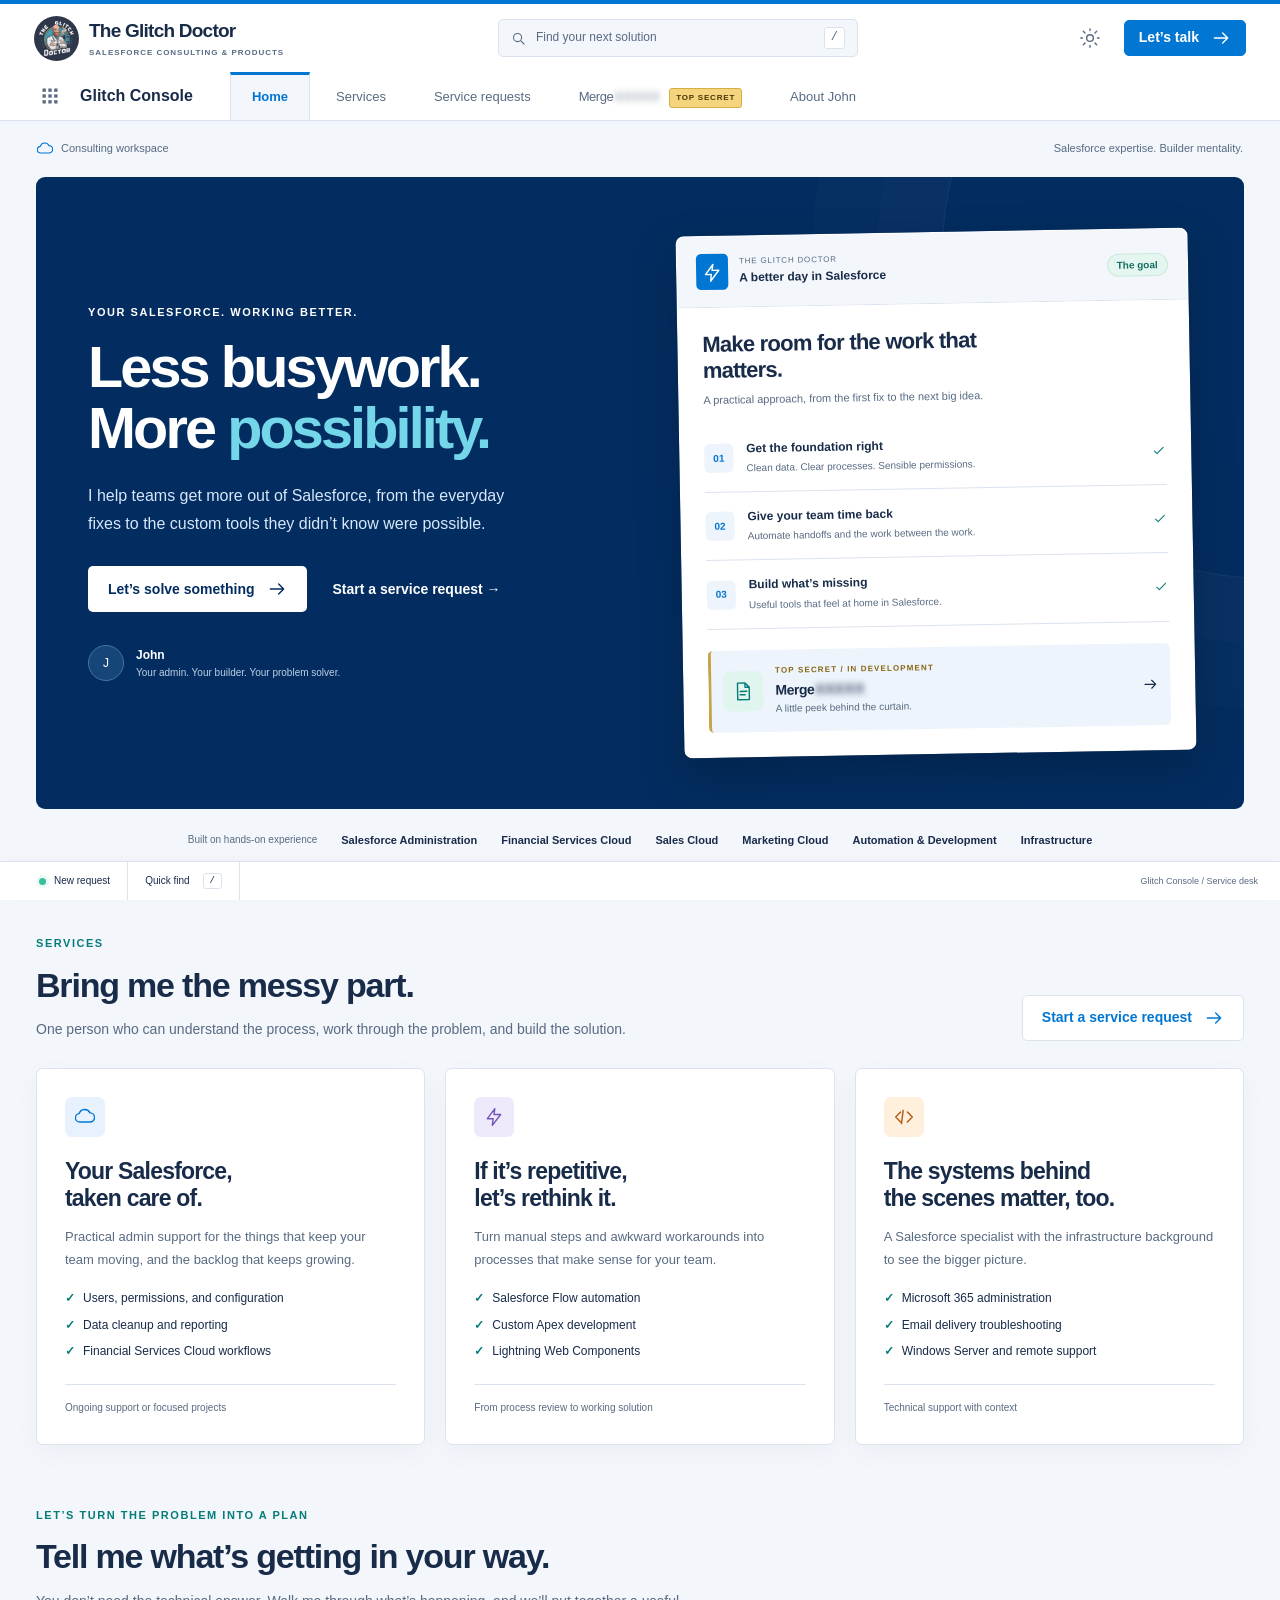
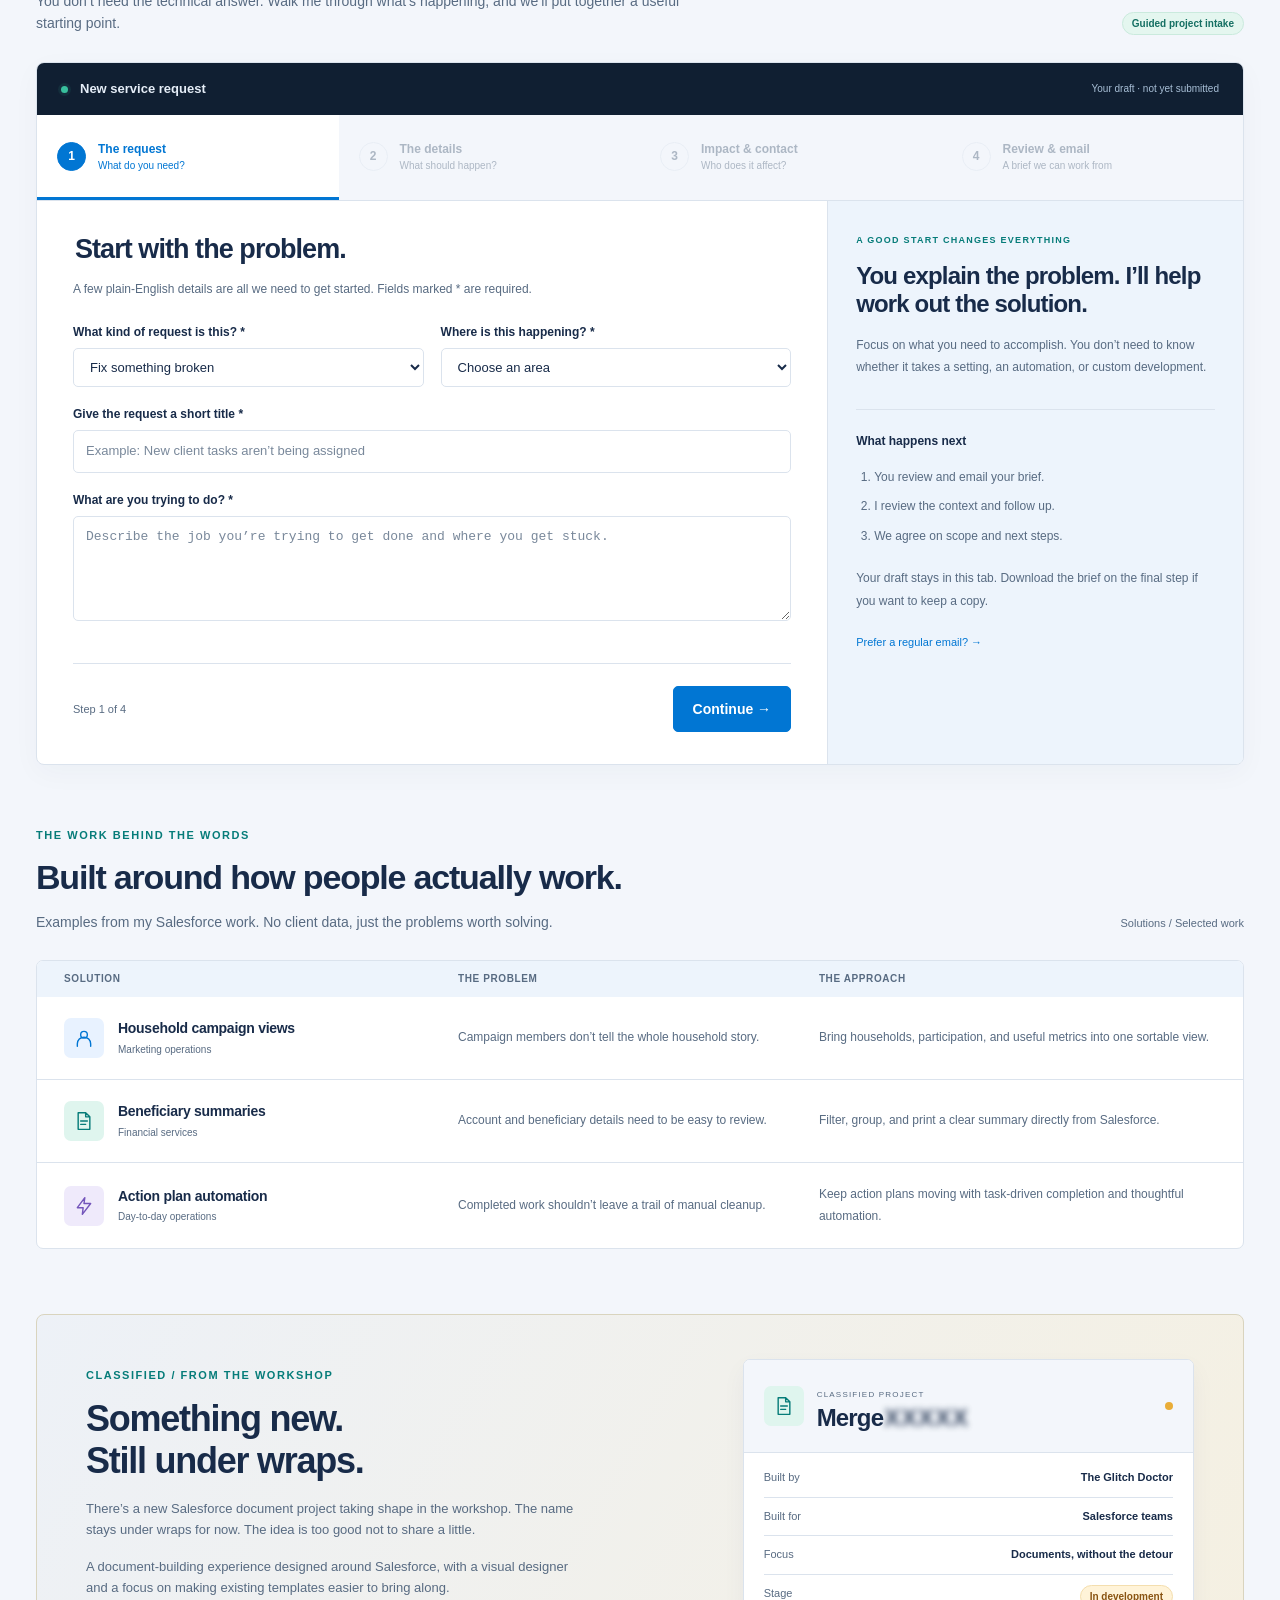
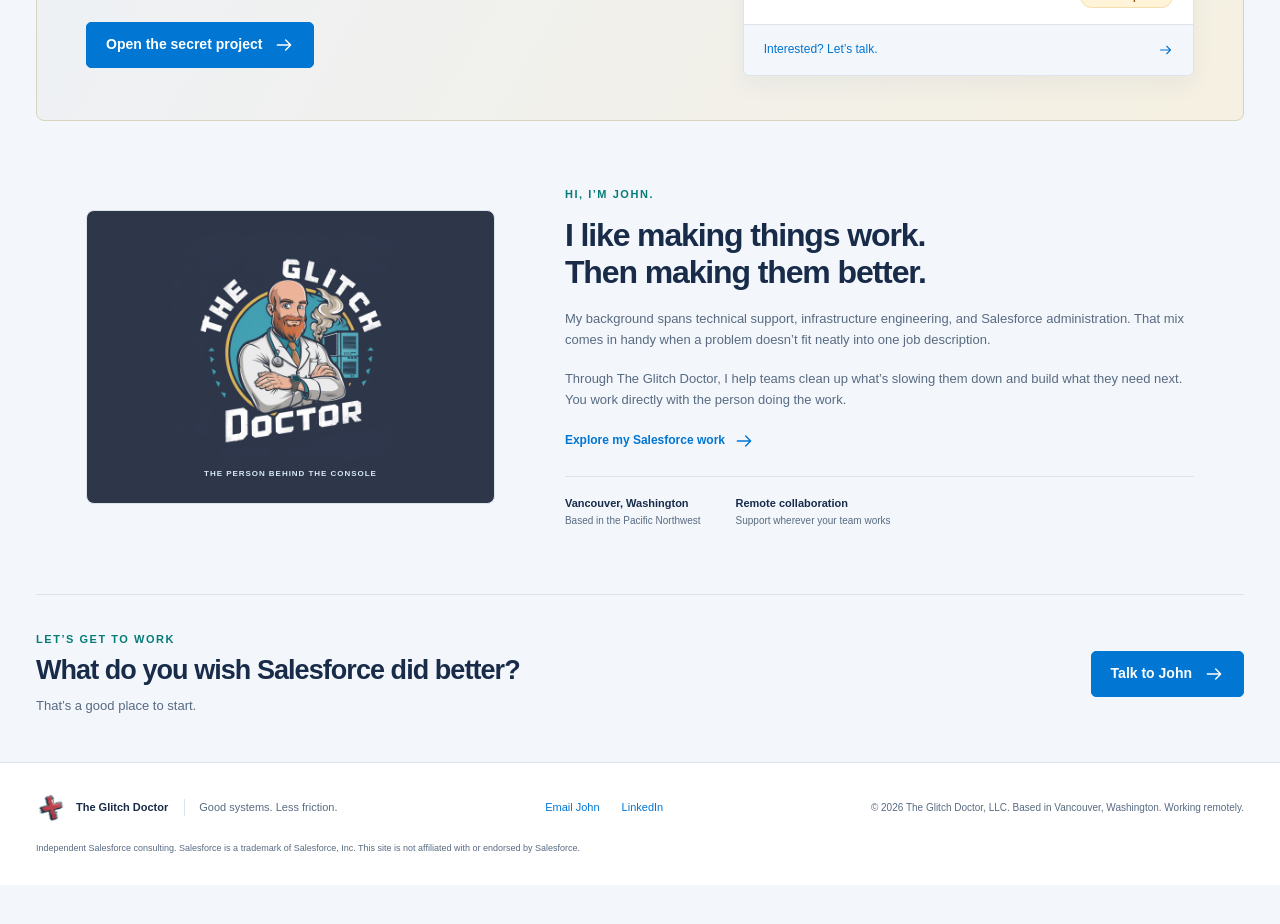
<file: index.html>
<!doctype html>
<html lang="en"><head><meta charset="utf-8"><meta name="viewport" content="width=device-width,initial-scale=1"><meta name="theme-color" content="#032d60"><title>Salesforce Consulting & Custom Solutions | The Glitch Doctor</title><meta name="description" content="Salesforce consulting, automation, and custom development with John. A top-secret Salesforce document project is taking shape."><meta property="og:title" content="Salesforce Consulting & Custom Solutions | The Glitch Doctor"><meta property="og:description" content="Salesforce consulting, automation, and custom development with John. A top-secret Salesforce document project is taking shape."><meta property="og:type" content="website"><meta property="og:image" content="https://theglitchdoctor.com/logo1024.png"><link rel="canonical" href="https://theglitchdoctor.com/"><meta property="og:url" content="https://theglitchdoctor.com/"><link rel="icon" href="favicon.png"><link rel="stylesheet" href="style.css?v=intake-v4"><script src="intake-model.js?v=intake-v4" defer></script><script src="app.js?v=intake-v4" defer></script><script type="application/ld+json">{"@context": "https://schema.org", "@type": "ProfessionalService", "name": "The Glitch Doctor", "url": "https://theglitchdoctor.com/", "image": "https://theglitchdoctor.com/logo1024.png", "email": "doc@theglitchdoctor.com", "telephone": "+1-971-260-6993", "address": {"@type": "PostalAddress", "addressLocality": "Vancouver", "addressRegion": "WA", "addressCountry": "US"}, "description": "Salesforce consulting, automation, custom development, and infrastructure support with John."}</script></head>
<body><a class="skip" href="#main">Skip to content</a><header class="global-header"><a class="brand" href="index.html"><img src="logo1024.png" alt="" width="45" height="45"><span>The Glitch Doctor<small>SALESFORCE CONSULTING &amp; PRODUCTS</small></span></a><button class="search-trigger" data-open="search-dialog"><svg viewBox="0 0 24 24" aria-hidden="true" class="icon" fill="none" stroke="currentColor" stroke-width="1.7" stroke-linecap="round" stroke-linejoin="round"><circle cx="10.5" cy="10.5" r="6.5"/><path d="m16 16 5 5"/></svg><span>Find your next solution</span><kbd>/</kbd></button><div class="global-actions"><button class="icon-button" id="theme-toggle" aria-label="Switch color theme" aria-pressed="false"><svg viewBox="0 0 24 24" aria-hidden="true" class="icon" fill="none" stroke="currentColor" stroke-width="1.7" stroke-linecap="round" stroke-linejoin="round"><circle cx="12" cy="12" r="4"/><path d="M12 1v2m0 18v2M1 12h2m18 0h2M4 4l2 2m12 12 2 2M4 20l2-2M18 6l2-2"/></svg></button><button class="button primary compact" data-open="contact-dialog">Let’s talk <svg viewBox="0 0 24 24" aria-hidden="true" class="icon" fill="none" stroke="currentColor" stroke-width="1.7" stroke-linecap="round" stroke-linejoin="round"><path d="M4 12h16m-6-6 6 6-6 6"/></svg></button></div></header>
<nav class="app-nav" aria-label="Main navigation"><button class="launcher-button icon-button" data-open="launcher-dialog" aria-label="Open app launcher"><svg viewBox="0 0 24 24" aria-hidden="true" class="icon" fill="none" stroke="currentColor" stroke-width="1.7" stroke-linecap="round" stroke-linejoin="round"><rect x="3" y="3" width="4" height="4"/><rect x="10" y="3" width="4" height="4"/><rect x="17" y="3" width="4" height="4"/><rect x="3" y="10" width="4" height="4"/><rect x="10" y="10" width="4" height="4"/><rect x="17" y="10" width="4" height="4"/><rect x="3" y="17" width="4" height="4"/><rect x="10" y="17" width="4" height="4"/><rect x="17" y="17" width="4" height="4"/></svg></button><span class="console-name">Glitch Console</span><div class="nav-tabs"><a href="index.html" aria-current="page">Home</a><a href="index.html#services">Services</a><a href="index.html#ticket-intake">Service requests</a><a href="top-secret.html" ><span class="secret-name" aria-label="Merge, name redacted">Merge<span class="redacted-name" aria-hidden="true">XXXXX</span></span> <span class="secret-badge">TOP SECRET</span></a><a href="index.html#about">About John</a></div></nav>
<main id="main">
<div class="workspace-label"><span><svg viewBox="0 0 24 24" aria-hidden="true" class="icon" fill="none" stroke="currentColor" stroke-width="1.7" stroke-linecap="round" stroke-linejoin="round"><path d="M6 18a5 5 0 0 1-1-10 7 7 0 0 1 13-1 5.5 5.5 0 0 1 0 11Z"/></svg> Consulting workspace</span><span>Salesforce expertise. Builder mentality.</span></div>
<section class="hero"><div class="hero-copy"><span class="eyebrow light">YOUR SALESFORCE. WORKING BETTER.</span><h1>Less busywork.<br>More <span>possibility.</span></h1><p>I help teams get more out of Salesforce, from the everyday fixes to the custom tools they didn’t know were possible.</p><div class="button-row"><button class="button white" data-open="contact-dialog">Let’s solve something <svg viewBox="0 0 24 24" aria-hidden="true" class="icon" fill="none" stroke="currentColor" stroke-width="1.7" stroke-linecap="round" stroke-linejoin="round"><path d="M4 12h16m-6-6 6 6-6 6"/></svg></button><a class="text-link light" href="#ticket-intake">Start a service request →</a></div><div class="hero-signature"><span class="avatar">J</span><span><strong>John</strong><small>Your admin. Your builder. Your problem solver.</small></span></div></div>
<div class="hero-workspace"><div class="mini-window"><span class="mini-icon"><svg viewBox="0 0 24 24" aria-hidden="true" class="icon" fill="none" stroke="currentColor" stroke-width="1.7" stroke-linecap="round" stroke-linejoin="round"><path d="m13 2-9 12h7l-1 8 10-13h-8Z"/></svg></span><div><small>THE GLITCH DOCTOR</small><strong>A better day in Salesforce</strong></div><span class="pill">The goal</span></div><div class="workspace-content"><div class="overview-heading"><h2>Make room for the work that matters.</h2><p>A practical approach, from the first fix to the next big idea.</p></div><div class="work-item"><span class="step-number">01</span><div><strong>Get the foundation right</strong><small>Clean data. Clear processes. Sensible permissions.</small></div><svg viewBox="0 0 24 24" aria-hidden="true" class="icon" fill="none" stroke="currentColor" stroke-width="1.7" stroke-linecap="round" stroke-linejoin="round"><path d="m5 12 4 4L19 6"/></svg></div><div class="work-item"><span class="step-number">02</span><div><strong>Give your team time back</strong><small>Automate handoffs and the work between the work.</small></div><svg viewBox="0 0 24 24" aria-hidden="true" class="icon" fill="none" stroke="currentColor" stroke-width="1.7" stroke-linecap="round" stroke-linejoin="round"><path d="m5 12 4 4L19 6"/></svg></div><div class="work-item"><span class="step-number">03</span><div><strong>Build what’s missing</strong><small>Useful tools that feel at home in Salesforce.</small></div><svg viewBox="0 0 24 24" aria-hidden="true" class="icon" fill="none" stroke="currentColor" stroke-width="1.7" stroke-linecap="round" stroke-linejoin="round"><path d="m5 12 4 4L19 6"/></svg></div><a class="workspace-product" href="top-secret.html"><span class="tile-icon teal"><svg viewBox="0 0 24 24" aria-hidden="true" class="icon" fill="none" stroke="currentColor" stroke-width="1.7" stroke-linecap="round" stroke-linejoin="round"><path d="M14 2H5v20h14V7Zm0 0v5h5M8 12h8m-8 4h6"/></svg></span><div><span class="eyebrow">TOP SECRET / IN DEVELOPMENT</span><strong><span class="secret-name" aria-label="Merge, name redacted">Merge<span class="redacted-name" aria-hidden="true">XXXXX</span></span></strong><small>A little peek behind the curtain.</small></div><svg viewBox="0 0 24 24" aria-hidden="true" class="icon" fill="none" stroke="currentColor" stroke-width="1.7" stroke-linecap="round" stroke-linejoin="round"><path d="M4 12h16m-6-6 6 6-6 6"/></svg></a></div></div></section>
<div class="expertise-strip"><span>Built on hands-on experience</span><strong>Salesforce Administration</strong><strong>Financial Services Cloud</strong><strong>Sales Cloud</strong><strong>Marketing Cloud</strong><strong>Automation &amp; Development</strong><strong>Infrastructure</strong></div>
<section id="services" class="section"><div class="section-heading"><div><span class="eyebrow">SERVICES</span><h2>Bring me the messy part.</h2><p>One person who can understand the process, work through the problem, and build the solution.</p></div><button class="button secondary" data-scroll="ticket-intake">Start a service request <svg viewBox="0 0 24 24" aria-hidden="true" class="icon" fill="none" stroke="currentColor" stroke-width="1.7" stroke-linecap="round" stroke-linejoin="round"><path d="M4 12h16m-6-6 6 6-6 6"/></svg></button></div><div class="services-grid"><article class="service-card"><span class="tile-icon blue"><svg viewBox="0 0 24 24" aria-hidden="true" class="icon" fill="none" stroke="currentColor" stroke-width="1.7" stroke-linecap="round" stroke-linejoin="round"><path d="M6 18a5 5 0 0 1-1-10 7 7 0 0 1 13-1 5.5 5.5 0 0 1 0 11Z"/></svg></span><h3>Your Salesforce,<br>taken care of.</h3><p>Practical admin support for the things that keep your team moving, and the backlog that keeps growing.</p><ul><li>Users, permissions, and configuration</li><li>Data cleanup and reporting</li><li>Financial Services Cloud workflows</li></ul><span class="card-foot">Ongoing support or focused projects</span></article><article class="service-card"><span class="tile-icon purple"><svg viewBox="0 0 24 24" aria-hidden="true" class="icon" fill="none" stroke="currentColor" stroke-width="1.7" stroke-linecap="round" stroke-linejoin="round"><path d="m13 2-9 12h7l-1 8 10-13h-8Z"/></svg></span><h3>If it’s repetitive,<br>let’s rethink it.</h3><p>Turn manual steps and awkward workarounds into processes that make sense for your team.</p><ul><li>Salesforce Flow automation</li><li>Custom Apex development</li><li>Lightning Web Components</li></ul><span class="card-foot">From process review to working solution</span></article><article class="service-card"><span class="tile-icon orange"><svg viewBox="0 0 24 24" aria-hidden="true" class="icon" fill="none" stroke="currentColor" stroke-width="1.7" stroke-linecap="round" stroke-linejoin="round"><path d="m8 6-6 6 6 6m8-12 6 6-6 6m-5-14-2 16"/></svg></span><h3>The systems behind<br>the scenes matter, too.</h3><p>A Salesforce specialist with the infrastructure background to see the bigger picture.</p><ul><li>Microsoft 365 administration</li><li>Email delivery troubleshooting</li><li>Windows Server and remote support</li></ul><span class="card-foot">Technical support with context</span></article></div></section>
<section id="ticket-intake" class="section intake-section"><div class="section-heading"><div><span class="eyebrow">LET’S TURN THE PROBLEM INTO A PLAN</span><h2>Tell me what’s getting in your way.</h2><p>You don’t need the technical answer. Walk me through what’s happening, and we’ll put together a useful starting point.</p></div><span class="pill">Guided project intake</span></div><div class="intake-console"><div class="intake-topbar"><span class="lab-led"></span><strong>New service request</strong><span>Your draft · not yet submitted</span></div><ol class="intake-steps" aria-label="Request progress"><li><button type="button" data-intake-step="0" aria-current="step"><span>1</span><strong>The request<small>What do you need?</small></strong></button></li><li><button type="button" data-intake-step="1" disabled><span>2</span><strong>The details<small>What should happen?</small></strong></button></li><li><button type="button" data-intake-step="2" disabled><span>3</span><strong>Impact &amp; contact<small>Who does it affect?</small></strong></button></li><li><button type="button" data-intake-step="3" disabled><span>4</span><strong>Review &amp; email<small>A brief we can work from</small></strong></button></li></ol><div class="intake-body"><form id="intake-form" novalidate><fieldset data-intake-panel="0"><legend>Start with the problem.</legend><p class="intake-intro">A few plain-English details are all we need to get started. Fields marked * are required.</p><div class="intake-grid"><label>What kind of request is this? *<select name="kind" required><option value="Fix something broken">Fix something broken</option><option value="Improve an existing process">Improve an existing process</option><option value="Build something new">Build something new</option><option value="Help me figure it out">Help me figure it out</option></select></label><label>Where is this happening? *<select name="area" required><option value="">Choose an area</option><option>Salesforce</option><option>Documents &amp; templates</option><option>Microsoft 365 &amp; email</option><option>Infrastructure &amp; other systems</option><option>Not sure yet</option></select></label></div><label>Give the request a short title *<input name="title" required maxlength="100" placeholder="Example: New client tasks aren’t being assigned"></label><label>What are you trying to do? *<textarea name="goal" required maxlength="1800" rows="4" placeholder="Describe the job you’re trying to get done and where you get stuck."></textarea></label></fieldset><fieldset data-intake-panel="1" hidden><legend>Show me the gap.</legend><p class="intake-intro" id="details-guidance">Describe what happens now and what you need instead. “I’m not sure” is a useful answer, too.</p><label>What happens today? *<textarea name="current" required maxlength="1800" rows="3" placeholder="What do you see, or how do you handle this manually today?"></textarea></label><label>What should happen instead? *<textarea name="expected" required maxlength="1800" rows="3" placeholder="Describe a successful result. What would tell you this is working?"></textarea></label><label id="steps-label">How can I see or reproduce it?<textarea name="steps" maxlength="1800" rows="3" placeholder="1. Open… 2. Select… 3. This happens…"></textarea></label><label><span id="context-label">Helpful context</span><textarea name="context" maxlength="1000" rows="2" placeholder="Relevant screen, record type, tool, exact error, or a recent change. It’s fine if you don’t know."></textarea></label><p class="field-help">You can add screenshots to the email before sending it.</p></fieldset><fieldset data-intake-panel="2" hidden><legend>Let’s understand the impact.</legend><p class="intake-intro">This helps me prioritize the conversation and understand who needs the result.</p><div class="intake-grid"><label>Who is affected? *<select name="affected" required><option value="">Choose the scope</option><option>Just me</option><option>A few people</option><option>A whole team</option><option>Multiple teams or customers</option><option>Not sure yet</option></select></label><label>How much is this getting in the way? *<select name="impact" required><option value="">Choose the impact</option><option>Work is blocked</option><option>Work continues with a workaround</option><option>It’s slowing us down</option><option>An improvement we’d like to make</option></select></label></div><label>Workaround or business impact<textarea name="workaround" maxlength="1000" rows="2" placeholder="How are you getting by? What time, mistakes, or missed work does this create?"></textarea></label><div class="intake-grid"><label>Timing<select name="timing"><option>Flexible / let’s discuss</option><option>As soon as we can discuss it</option><option>There is a specific deadline</option><option>Just exploring possibilities</option></select></label><label id="deadline-field" hidden>Target date *<input name="deadline" type="date"></label></div><p class="field-help">Timing describes your needs; availability and delivery dates are agreed together.</p><div class="intake-grid"><label>Your name *<input name="name" required maxlength="80" autocomplete="name"></label><label>Email address *<input name="email" type="email" required maxlength="150" autocomplete="email"></label></div><label>Company or team<input name="company" maxlength="120" autocomplete="organization"></label></fieldset><fieldset data-intake-panel="3" hidden><legend>Your request, ready for a conversation.</legend><p class="intake-intro">Review the brief below. Use the steps above to make changes, then open an email draft to John.</p><div class="request-reference"><span>DRAFT REFERENCE</span><strong id="request-reference"></strong><span class="pill amber">Not submitted</span></div><label for="request-preview">Development intake brief</label><textarea id="request-preview" rows="19" readonly spellcheck="false"></textarea><div class="request-delivery"><strong>Ready to send?</strong><p>The button opens your email app with this brief addressed to doc@theglitchdoctor.com. Review it, attach any screenshots, and send it there.</p><a id="email-request" class="button primary" href="mailto:doc@theglitchdoctor.com">Open email draft to John →</a><div class="request-secondary"><button type="button" id="copy-request" class="button secondary">Copy brief</button><button type="button" id="download-request" class="button secondary">Download brief</button></div><p class="field-help">If the email draft doesn’t open or its text is cut off, copy the brief into an email or attach the downloaded file. This site does not send or track requests automatically.</p><p id="request-action-status" role="status"></p></div></fieldset><div class="intake-navigation"><button type="button" id="intake-back" class="button secondary" hidden>← Back</button><span id="intake-progress" role="status">Step 1 of 4</span><button type="submit" id="intake-next" class="button primary">Continue →</button></div></form><aside class="intake-aside"><span class="eyebrow">A GOOD START CHANGES EVERYTHING</span><h3 id="intake-tip-title">You explain the problem.<br>I’ll help work out the solution.</h3><p id="intake-tip">Focus on what you need to accomplish. You don’t need to know whether it takes a setting, an automation, or custom development.</p><div class="intake-expectations"><strong>What happens next</strong><ol><li>You review and email your brief.</li><li>I review the context and follow up.</li><li>We agree on scope and next steps.</li></ol></div><p class="hint">Your draft stays in this tab. Download the brief on the final step if you want to keep a copy.</p><a href="mailto:doc@theglitchdoctor.com">Prefer a regular email? →</a></aside></div></div></section>
<section id="work" class="section work-section"><div class="section-heading"><div><span class="eyebrow">THE WORK BEHIND THE WORDS</span><h2>Built around how people actually work.</h2><p>Examples from my Salesforce work. No client data, just the problems worth solving.</p></div><span class="list-label">Solutions / Selected work</span></div><div class="solutions-table"><div class="table-head"><span>Solution</span><span>The problem</span><span>The approach</span></div><article><div><span class="tile-icon blue"><svg viewBox="0 0 24 24" aria-hidden="true" class="icon" fill="none" stroke="currentColor" stroke-width="1.7" stroke-linecap="round" stroke-linejoin="round"><circle cx="12" cy="8" r="4"/><path d="M4 22v-3a8 8 0 0 1 16 0v3"/></svg></span><h3>Household campaign views<small>Marketing operations</small></h3></div><p>Campaign members don’t tell the whole household story.</p><p>Bring households, participation, and useful metrics into one sortable view.</p></article><article><div><span class="tile-icon teal"><svg viewBox="0 0 24 24" aria-hidden="true" class="icon" fill="none" stroke="currentColor" stroke-width="1.7" stroke-linecap="round" stroke-linejoin="round"><path d="M14 2H5v20h14V7Zm0 0v5h5M8 12h8m-8 4h6"/></svg></span><h3>Beneficiary summaries<small>Financial services</small></h3></div><p>Account and beneficiary details need to be easy to review.</p><p>Filter, group, and print a clear summary directly from Salesforce.</p></article><article><div><span class="tile-icon purple"><svg viewBox="0 0 24 24" aria-hidden="true" class="icon" fill="none" stroke="currentColor" stroke-width="1.7" stroke-linecap="round" stroke-linejoin="round"><path d="m13 2-9 12h7l-1 8 10-13h-8Z"/></svg></span><h3>Action plan automation<small>Day-to-day operations</small></h3></div><p>Completed work shouldn’t leave a trail of manual cleanup.</p><p>Keep action plans moving with task-driven completion and thoughtful automation.</p></article></div></section>
<section class="product-feature"><div class="product-feature-copy"><span class="eyebrow">CLASSIFIED / FROM THE WORKSHOP</span><h2>Something new.<br>Still under wraps.</h2><p>There’s a new Salesforce document project taking shape in the workshop. The name stays under wraps for now. The idea is too good not to share a little.</p><p>A document-building experience designed around Salesforce, with a visual designer and a focus on making existing templates easier to bring along.</p><a class="button primary" href="top-secret.html">Open the secret project <svg viewBox="0 0 24 24" aria-hidden="true" class="icon" fill="none" stroke="currentColor" stroke-width="1.7" stroke-linecap="round" stroke-linejoin="round"><path d="M4 12h16m-6-6 6 6-6 6"/></svg></a></div><div class="product-record"><div class="record-heading"><span class="tile-icon teal"><svg viewBox="0 0 24 24" aria-hidden="true" class="icon" fill="none" stroke="currentColor" stroke-width="1.7" stroke-linecap="round" stroke-linejoin="round"><path d="M14 2H5v20h14V7Zm0 0v5h5M8 12h8m-8 4h6"/></svg></span><div><small>CLASSIFIED PROJECT</small><h3><span class="secret-name" aria-label="Merge, name redacted">Merge<span class="redacted-name" aria-hidden="true">XXXXX</span></span></h3></div><span class="status-dot" aria-label="In development"></span></div><dl><div><dt>Built by</dt><dd>The Glitch Doctor</dd></div><div><dt>Built for</dt><dd>Salesforce teams</dd></div><div><dt>Focus</dt><dd>Documents, without the detour</dd></div><div><dt>Stage</dt><dd><span class="pill amber">In development</span></dd></div></dl><a href="mailto:doc@theglitchdoctor.com?subject=Secret%20Project%20interest">Interested? Let’s talk. <svg viewBox="0 0 24 24" aria-hidden="true" class="icon" fill="none" stroke="currentColor" stroke-width="1.7" stroke-linecap="round" stroke-linejoin="round"><path d="M4 12h16m-6-6 6 6-6 6"/></svg></a></div></section>

<section id="about" class="section about-section"><div class="about-portrait"><img src="logo1024.png" alt="The Glitch Doctor illustrated mascot" loading="lazy"><span>THE PERSON BEHIND THE CONSOLE</span></div><div><span class="eyebrow">HI, I’M JOHN.</span><h2>I like making things work.<br>Then making them better.</h2><p>My background spans technical support, infrastructure engineering, and Salesforce administration. That mix comes in handy when a problem doesn’t fit neatly into one job description.</p><p>Through The Glitch Doctor, I help teams clean up what’s slowing them down and build what they need next. You work directly with the person doing the work.</p><a class="text-link" href="#work">Explore my Salesforce work <svg viewBox="0 0 24 24" aria-hidden="true" class="icon" fill="none" stroke="currentColor" stroke-width="1.7" stroke-linecap="round" stroke-linejoin="round"><path d="M4 12h16m-6-6 6 6-6 6"/></svg></a><div class="about-details"><span><strong>Vancouver, Washington</strong>Based in the Pacific Northwest</span><span><strong>Remote collaboration</strong>Support wherever your team works</span></div></div></section>
<section class="closing"><div><span class="eyebrow">LET’S GET TO WORK</span><h2>What do you wish Salesforce did better?</h2><p>That’s a good place to start.</p></div><button class="button primary" data-open="contact-dialog">Talk to John <svg viewBox="0 0 24 24" aria-hidden="true" class="icon" fill="none" stroke="currentColor" stroke-width="1.7" stroke-linecap="round" stroke-linejoin="round"><path d="M4 12h16m-6-6 6 6-6 6"/></svg></button></section></main>
<footer><div class="footer-brand"><img src="favicon.png" alt="" width="30" height="30"><strong>The Glitch Doctor</strong><span>Good systems. Less friction.</span></div><div class="footer-links"><a href="mailto:doc@theglitchdoctor.com">Email John</a><a href="https://www.linkedin.com/company/the-glitch-doctor/">LinkedIn</a></div><p>© <span id="year">2026</span> The Glitch Doctor, LLC. Based in Vancouver, Washington. Working remotely.</p><p class="disclaimer">Independent Salesforce consulting. Salesforce is a trademark of Salesforce, Inc. This site is not affiliated with or endorsed by Salesforce.</p></footer><nav class="utility-bar" aria-label="Workspace utilities"><a href="index.html#ticket-intake"><span class="lab-led"></span> New request</a><button data-open="search-dialog">Quick find <kbd>/</kbd></button><span>Glitch Console / Service desk</span></nav>
<dialog id="contact-dialog"><div class="dialog-heading"><div><span class="eyebrow">NEW CONVERSATION</span><h2>What’s getting in your way?</h2></div><button class="close" data-close aria-label="Close contact dialog">×</button></div><p>Tell me what you’re working on, what’s broken, or what you wish Salesforce could do. We’ll start there.</p><a class="contact-option" href="https://outlook.office.com/bookwithme/user/6f88f6bea72140189a04a0bf24233a22@theglitchdoctor.com?anonymous&amp;ep=plink"><span>Schedule a conversation<small>Choose a time on my calendar</small></span><svg viewBox="0 0 24 24" aria-hidden="true" class="icon" fill="none" stroke="currentColor" stroke-width="1.7" stroke-linecap="round" stroke-linejoin="round"><path d="M4 12h16m-6-6 6 6-6 6"/></svg></a><a class="contact-option" href="mailto:doc@theglitchdoctor.com"><span>Email John<small>doc@theglitchdoctor.com</small></span><svg viewBox="0 0 24 24" aria-hidden="true" class="icon" fill="none" stroke="currentColor" stroke-width="1.7" stroke-linecap="round" stroke-linejoin="round"><path d="M4 12h16m-6-6 6 6-6 6"/></svg></a><a class="contact-option" href="tel:+19712606993"><span>Give me a call<small>(971) 260-6993</small></span><svg viewBox="0 0 24 24" aria-hidden="true" class="icon" fill="none" stroke="currentColor" stroke-width="1.7" stroke-linecap="round" stroke-linejoin="round"><path d="M4 12h16m-6-6 6 6-6 6"/></svg></a></dialog>
<dialog id="launcher-dialog"><div class="dialog-heading"><h2>App Launcher</h2><button class="close" data-close aria-label="Close app launcher">×</button></div><p>Explore The Glitch Doctor.</p><div class="launcher-grid"><a href="index.html"><span class="tile-icon blue"><svg viewBox="0 0 24 24" aria-hidden="true" class="icon" fill="none" stroke="currentColor" stroke-width="1.7" stroke-linecap="round" stroke-linejoin="round"><path d="M6 18a5 5 0 0 1-1-10 7 7 0 0 1 13-1 5.5 5.5 0 0 1 0 11Z"/></svg></span>Consulting<small>Make Salesforce work for you</small></a><a href="top-secret.html"><span class="tile-icon teal"><svg viewBox="0 0 24 24" aria-hidden="true" class="icon" fill="none" stroke="currentColor" stroke-width="1.7" stroke-linecap="round" stroke-linejoin="round"><path d="M14 2H5v20h14V7Zm0 0v5h5M8 12h8m-8 4h6"/></svg></span><span class="secret-name" aria-label="Merge, name redacted">Merge<span class="redacted-name" aria-hidden="true">XXXXX</span></span><small>Top secret. Take a peek.</small></a><a href="index.html#work"><span class="tile-icon purple"><svg viewBox="0 0 24 24" aria-hidden="true" class="icon" fill="none" stroke="currentColor" stroke-width="1.7" stroke-linecap="round" stroke-linejoin="round"><path d="m8 6-6 6 6 6m8-12 6 6-6 6m-5-14-2 16"/></svg></span>Solutions<small>Explore real-world work</small></a><a href="https://outlook.office.com/bookwithme/user/6f88f6bea72140189a04a0bf24233a22@theglitchdoctor.com?anonymous&amp;ep=plink"><span class="tile-icon orange"><svg viewBox="0 0 24 24" aria-hidden="true" class="icon" fill="none" stroke="currentColor" stroke-width="1.7" stroke-linecap="round" stroke-linejoin="round"><circle cx="12" cy="8" r="4"/><path d="M4 22v-3a8 8 0 0 1 16 0v3"/></svg></span>Talk to John<small>Start a conversation</small></a></div></dialog>
<dialog id="search-dialog"><div class="dialog-heading"><h2>Find a solution</h2><button class="close" data-close aria-label="Close search">×</button></div><label class="sr-only" for="site-search">Search services and products</label><input id="site-search" type="search" placeholder="Try automation, documents, or reporting…" autocomplete="off"><div id="search-results"></div></dialog>
</body></html>
</file>
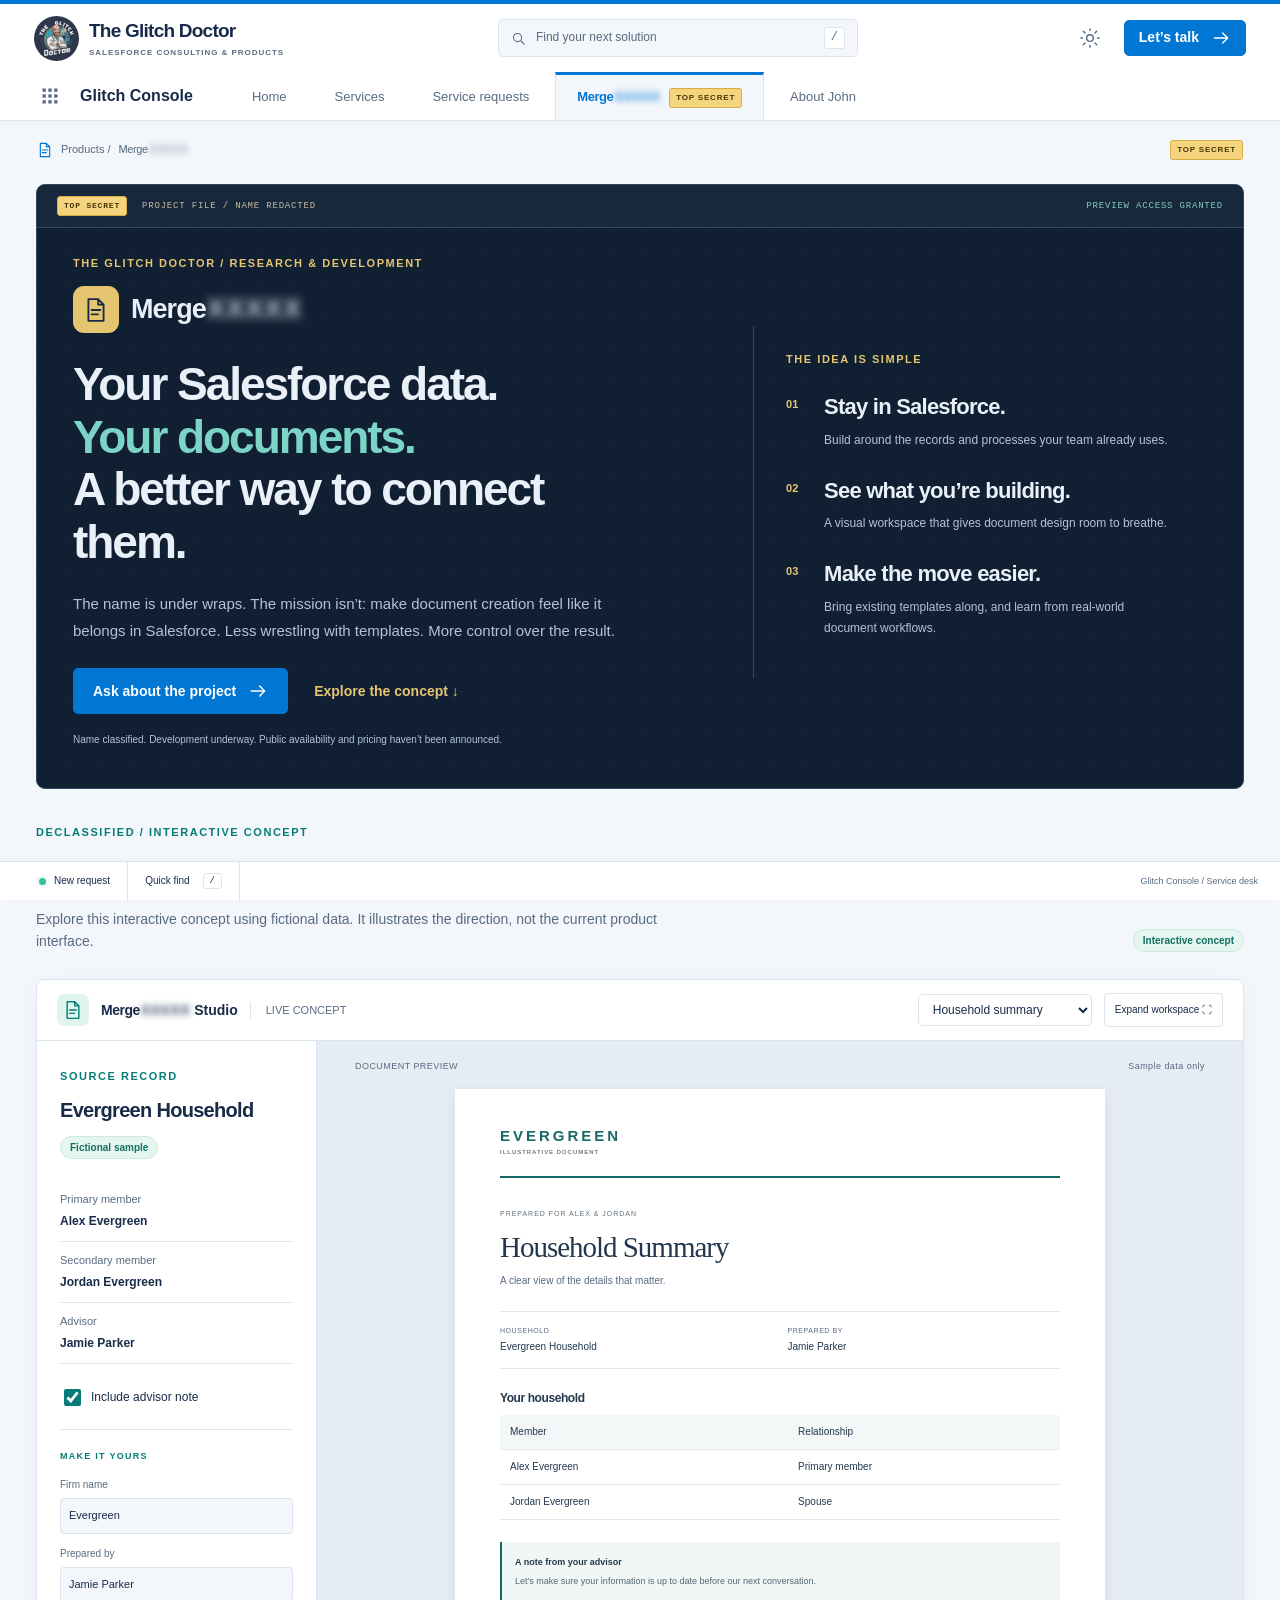
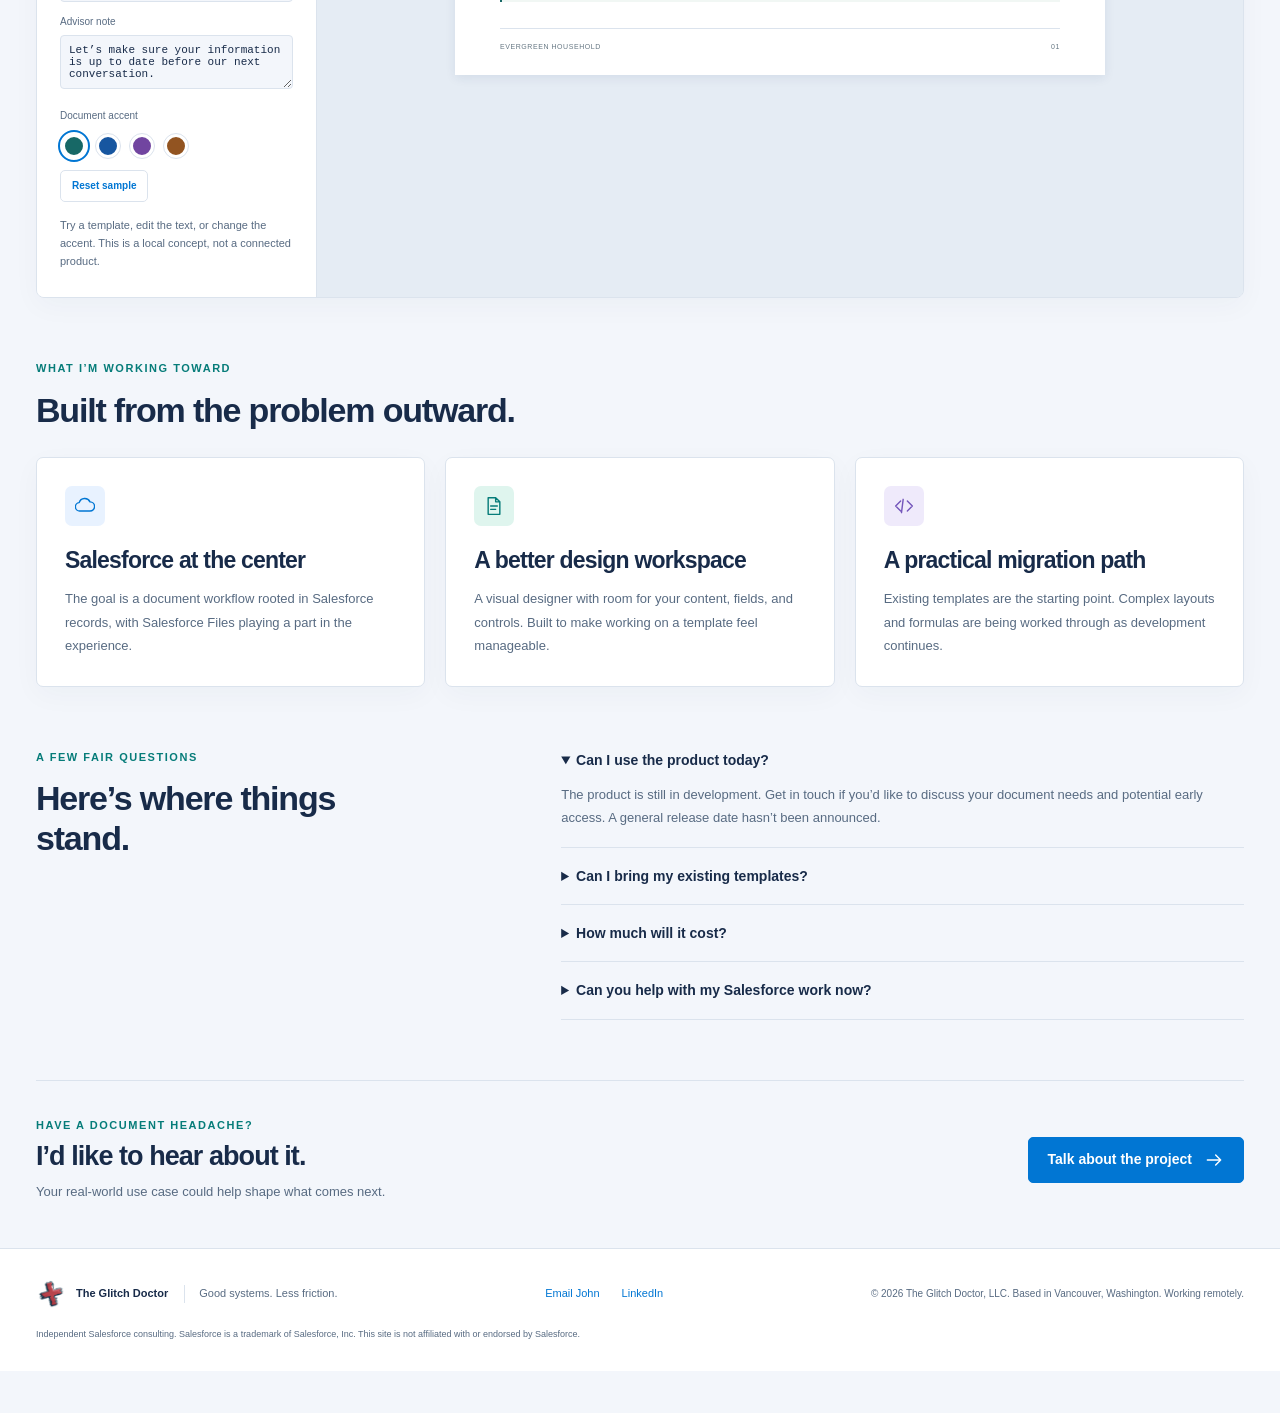
<file: top-secret.html>
<!doctype html>
<html lang="en"><head><meta charset="utf-8"><meta name="viewport" content="width=device-width,initial-scale=1"><meta name="theme-color" content="#032d60"><title>Top Secret | The Glitch Doctor Workshop</title><meta name="description" content="Explore a top-secret project, a Salesforce document product in development from The Glitch Doctor. Explore the concept and ask about early access."><meta property="og:title" content="Top Secret | The Glitch Doctor Workshop"><meta property="og:description" content="Explore a top-secret project, a Salesforce document product in development from The Glitch Doctor. Explore the concept and ask about early access."><meta property="og:type" content="website"><meta property="og:image" content="https://theglitchdoctor.com/logo1024.png"><link rel="canonical" href="https://theglitchdoctor.com/top-secret.html"><meta property="og:url" content="https://theglitchdoctor.com/top-secret.html"><link rel="icon" href="favicon.png"><link rel="stylesheet" href="style.css?v=intake-v4"><script src="intake-model.js?v=intake-v4" defer></script><script src="app.js?v=intake-v4" defer></script></head>
<body><a class="skip" href="#main">Skip to content</a><header class="global-header"><a class="brand" href="index.html"><img src="logo1024.png" alt="" width="45" height="45"><span>The Glitch Doctor<small>SALESFORCE CONSULTING &amp; PRODUCTS</small></span></a><button class="search-trigger" data-open="search-dialog"><svg viewBox="0 0 24 24" aria-hidden="true" class="icon" fill="none" stroke="currentColor" stroke-width="1.7" stroke-linecap="round" stroke-linejoin="round"><circle cx="10.5" cy="10.5" r="6.5"/><path d="m16 16 5 5"/></svg><span>Find your next solution</span><kbd>/</kbd></button><div class="global-actions"><button class="icon-button" id="theme-toggle" aria-label="Switch color theme" aria-pressed="false"><svg viewBox="0 0 24 24" aria-hidden="true" class="icon" fill="none" stroke="currentColor" stroke-width="1.7" stroke-linecap="round" stroke-linejoin="round"><circle cx="12" cy="12" r="4"/><path d="M12 1v2m0 18v2M1 12h2m18 0h2M4 4l2 2m12 12 2 2M4 20l2-2M18 6l2-2"/></svg></button><button class="button primary compact" data-open="contact-dialog">Let’s talk <svg viewBox="0 0 24 24" aria-hidden="true" class="icon" fill="none" stroke="currentColor" stroke-width="1.7" stroke-linecap="round" stroke-linejoin="round"><path d="M4 12h16m-6-6 6 6-6 6"/></svg></button></div></header>
<nav class="app-nav" aria-label="Main navigation"><button class="launcher-button icon-button" data-open="launcher-dialog" aria-label="Open app launcher"><svg viewBox="0 0 24 24" aria-hidden="true" class="icon" fill="none" stroke="currentColor" stroke-width="1.7" stroke-linecap="round" stroke-linejoin="round"><rect x="3" y="3" width="4" height="4"/><rect x="10" y="3" width="4" height="4"/><rect x="17" y="3" width="4" height="4"/><rect x="3" y="10" width="4" height="4"/><rect x="10" y="10" width="4" height="4"/><rect x="17" y="10" width="4" height="4"/><rect x="3" y="17" width="4" height="4"/><rect x="10" y="17" width="4" height="4"/><rect x="17" y="17" width="4" height="4"/></svg></button><span class="console-name">Glitch Console</span><div class="nav-tabs"><a href="index.html" >Home</a><a href="index.html#services">Services</a><a href="index.html#ticket-intake">Service requests</a><a href="top-secret.html" aria-current="page"><span class="secret-name" aria-label="Merge, name redacted">Merge<span class="redacted-name" aria-hidden="true">XXXXX</span></span> <span class="secret-badge">TOP SECRET</span></a><a href="index.html#about">About John</a></div></nav>
<main id="main">
<div class="workspace-label"><span><svg viewBox="0 0 24 24" aria-hidden="true" class="icon" fill="none" stroke="currentColor" stroke-width="1.7" stroke-linecap="round" stroke-linejoin="round"><path d="M14 2H5v20h14V7Zm0 0v5h5M8 12h8m-8 4h6"/></svg> Products / <span class="secret-name" aria-label="Merge, name redacted">Merge<span class="redacted-name" aria-hidden="true">XXXXX</span></span></span><span class="secret-badge">TOP SECRET</span></div>
<section class="product-hero classified-hero"><div class="classification-strip"><span class="secret-badge">TOP SECRET</span><span>PROJECT FILE / NAME REDACTED</span><span>PREVIEW ACCESS GRANTED</span></div><div><span class="eyebrow">THE GLITCH DOCTOR / RESEARCH &amp; DEVELOPMENT</span><div class="product-wordmark"><span class="merge-mark"><svg viewBox="0 0 24 24" aria-hidden="true" class="icon" fill="none" stroke="currentColor" stroke-width="1.7" stroke-linecap="round" stroke-linejoin="round"><path d="M14 2H5v20h14V7Zm0 0v5h5M8 12h8m-8 4h6"/></svg></span><span class="secret-name" aria-label="Merge, name redacted">Merge<span class="redacted-name" aria-hidden="true">XXXXX</span></span></div><h1>Your Salesforce data.<br><span>Your documents.</span><br>A better way to connect them.</h1><p>The name is under wraps. The mission isn’t: make document creation feel like it belongs in Salesforce. Less wrestling with templates. More control over the result.</p><div class="button-row"><a class="button primary" href="mailto:doc@theglitchdoctor.com?subject=Secret%20Project%20early%20access%20interest">Ask about the project <svg viewBox="0 0 24 24" aria-hidden="true" class="icon" fill="none" stroke="currentColor" stroke-width="1.7" stroke-linecap="round" stroke-linejoin="round"><path d="M4 12h16m-6-6 6 6-6 6"/></svg></a><a class="text-link" href="#preview">Explore the concept ↓</a></div><small class="development-note">Name classified. Development underway. Public availability and pricing haven’t been announced.</small></div><aside class="product-principles"><span class="eyebrow">THE IDEA IS SIMPLE</span><div><span>01</span><h2>Stay in Salesforce.</h2><p>Build around the records and processes your team already uses.</p></div><div><span>02</span><h2>See what you’re building.</h2><p>A visual workspace that gives document design room to breathe.</p></div><div><span>03</span><h2>Make the move easier.</h2><p>Bring existing templates along, and learn from real-world document workflows.</p></div></aside></section>
<section id="preview" class="section demo-section"><div class="section-heading"><div><span class="eyebrow">DECLASSIFIED / INTERACTIVE CONCEPT</span><h2>From a record to something ready to share.</h2><p>Explore this interactive concept using fictional data. It illustrates the direction, not the current product interface.</p></div><span class="pill">Interactive concept</span></div><div class="demo-console" id="document-studio"><div class="demo-toolbar"><span class="tile-icon teal"><svg viewBox="0 0 24 24" aria-hidden="true" class="icon" fill="none" stroke="currentColor" stroke-width="1.7" stroke-linecap="round" stroke-linejoin="round"><path d="M14 2H5v20h14V7Zm0 0v5h5M8 12h8m-8 4h6"/></svg></span><strong><span class="secret-name" aria-label="Merge, name redacted">Merge<span class="redacted-name" aria-hidden="true">XXXXX</span></span> Studio</strong><span class="demo-toolbar-caption">LIVE CONCEPT</span><label for="template-select" class="sr-only">Choose sample document</label><select id="template-select"><option value="summary">Household summary</option><option value="meeting">Meeting confirmation</option></select><button class="studio-tool" id="expand-studio" aria-expanded="false" aria-controls="document-studio">Expand workspace ⛶</button></div><div class="demo-layout"><aside class="demo-sidebar"><span class="eyebrow">SOURCE RECORD</span><h3>Evergreen Household</h3><span class="pill">Fictional sample</span><dl><div><dt>Primary member</dt><dd>Alex Evergreen</dd></div><div><dt>Secondary member</dt><dd>Jordan Evergreen</dd></div><div><dt>Advisor</dt><dd>Jamie Parker</dd></div></dl><label class="toggle-row"><input id="include-note" type="checkbox" checked> Include advisor note</label><div class="studio-editor"><span class="eyebrow">MAKE IT YOURS</span><label for="studio-brand">Firm name</label><input id="studio-brand" value="Evergreen" maxlength="28" autocomplete="off"><label for="studio-advisor">Prepared by</label><input id="studio-advisor" value="Jamie Parker" maxlength="40" autocomplete="off"><label for="studio-note">Advisor note</label><textarea id="studio-note" rows="3" maxlength="220">Let’s make sure your information is up to date before our next conversation.</textarea><span class="field-label">Document accent</span><div class="accent-picker" role="group" aria-label="Document accent color"><button data-accent="#176866" style="--swatch:#176866" aria-label="Evergreen accent" aria-pressed="true"></button><button data-accent="#1756a0" style="--swatch:#1756a0" aria-label="Blue accent" aria-pressed="false"></button><button data-accent="#7145a0" style="--swatch:#7145a0" aria-label="Purple accent" aria-pressed="false"></button><button data-accent="#925421" style="--swatch:#925421" aria-label="Bronze accent" aria-pressed="false"></button></div><button class="button secondary" id="reset-document">Reset sample</button></div><p class="hint">Try a template, edit the text, or change the accent. This is a local concept, not a connected product.</p></aside><div class="document-stage"><div class="preview-label"><span>DOCUMENT PREVIEW</span><span id="document-status" role="status">Sample data only</span></div><article class="paper" aria-live="polite"><div class="paper-brand"><span id="paper-firm">EVERGREEN</span><small>ILLUSTRATIVE DOCUMENT</small></div><div class="paper-rule"></div><span class="paper-eyebrow">PREPARED FOR ALEX &amp; JORDAN</span><h3 id="document-title">Household Summary</h3><p class="paper-intro" id="document-intro">A clear view of the details that matter.</p><div class="paper-fields"><div><small>HOUSEHOLD</small><strong>Evergreen Household</strong></div><div><small>PREPARED BY</small><strong id="paper-advisor">Jamie Parker</strong></div></div><div id="summary-content"><h4>Your household</h4><table><thead><tr><th>Member</th><th>Relationship</th></tr></thead><tbody><tr><td>Alex Evergreen</td><td>Primary member</td></tr><tr><td>Jordan Evergreen</td><td>Spouse</td></tr></tbody></table></div><div id="meeting-content" hidden><h4>Your next conversation</h4><p>Annual review · November 12, 2026<br>10:00 a.m. Pacific · Video meeting</p><h4>On the agenda</h4><p>Review your goals, discuss recent changes, and agree on next steps.</p></div><div id="advisor-note" class="paper-note"><strong>A note from your advisor</strong><p id="paper-note-text">Let’s make sure your information is up to date before our next conversation.</p></div><div class="paper-footer">EVERGREEN HOUSEHOLD<span>01</span></div></article></div></div></div></section>
<section class="section"><div class="section-heading"><div><span class="eyebrow">WHAT I’M WORKING TOWARD</span><h2>Built from the problem outward.</h2></div></div><div class="services-grid"><article class="service-card"><span class="tile-icon blue"><svg viewBox="0 0 24 24" aria-hidden="true" class="icon" fill="none" stroke="currentColor" stroke-width="1.7" stroke-linecap="round" stroke-linejoin="round"><path d="M6 18a5 5 0 0 1-1-10 7 7 0 0 1 13-1 5.5 5.5 0 0 1 0 11Z"/></svg></span><h3>Salesforce at the center</h3><p>The goal is a document workflow rooted in Salesforce records, with Salesforce Files playing a part in the experience.</p></article><article class="service-card"><span class="tile-icon teal"><svg viewBox="0 0 24 24" aria-hidden="true" class="icon" fill="none" stroke="currentColor" stroke-width="1.7" stroke-linecap="round" stroke-linejoin="round"><path d="M14 2H5v20h14V7Zm0 0v5h5M8 12h8m-8 4h6"/></svg></span><h3>A better design workspace</h3><p>A visual designer with room for your content, fields, and controls. Built to make working on a template feel manageable.</p></article><article class="service-card"><span class="tile-icon purple"><svg viewBox="0 0 24 24" aria-hidden="true" class="icon" fill="none" stroke="currentColor" stroke-width="1.7" stroke-linecap="round" stroke-linejoin="round"><path d="m8 6-6 6 6 6m8-12 6 6-6 6m-5-14-2 16"/></svg></span><h3>A practical migration path</h3><p>Existing templates are the starting point. Complex layouts and formulas are being worked through as development continues.</p></article></div></section>
<section class="faq-section section"><div><span class="eyebrow">A FEW FAIR QUESTIONS</span><h2>Here’s where things stand.</h2></div><div class="faqs"><details open><summary>Can I use the product today?</summary><p>The product is still in development. Get in touch if you’d like to discuss your document needs and potential early access. A general release date hasn’t been announced.</p></details><details><summary>Can I bring my existing templates?</summary><p>That’s part of the plan. Import capabilities are being developed against real templates, with complex layouts and formulas getting particular attention. Not every template will transfer unchanged.</p></details><details><summary>How much will it cost?</summary><p>Pricing hasn’t been announced. This is being developed as a commercial product.</p></details><details><summary>Can you help with my Salesforce work now?</summary><p>Yes. Salesforce consulting and custom development are available independently of this project. <a href="index.html#services">Explore consulting services.</a></p></details></div></section>
<section class="closing"><div><span class="eyebrow">HAVE A DOCUMENT HEADACHE?</span><h2>I’d like to hear about it.</h2><p>Your real-world use case could help shape what comes next.</p></div><a class="button primary" href="mailto:doc@theglitchdoctor.com?subject=Let%E2%80%99s%20talk%20Secret%20Project">Talk about the project <svg viewBox="0 0 24 24" aria-hidden="true" class="icon" fill="none" stroke="currentColor" stroke-width="1.7" stroke-linecap="round" stroke-linejoin="round"><path d="M4 12h16m-6-6 6 6-6 6"/></svg></a></section></main>
<footer><div class="footer-brand"><img src="favicon.png" alt="" width="30" height="30"><strong>The Glitch Doctor</strong><span>Good systems. Less friction.</span></div><div class="footer-links"><a href="mailto:doc@theglitchdoctor.com">Email John</a><a href="https://www.linkedin.com/company/the-glitch-doctor/">LinkedIn</a></div><p>© <span id="year">2026</span> The Glitch Doctor, LLC. Based in Vancouver, Washington. Working remotely.</p><p class="disclaimer">Independent Salesforce consulting. Salesforce is a trademark of Salesforce, Inc. This site is not affiliated with or endorsed by Salesforce.</p></footer><nav class="utility-bar" aria-label="Workspace utilities"><a href="index.html#ticket-intake"><span class="lab-led"></span> New request</a><button data-open="search-dialog">Quick find <kbd>/</kbd></button><span>Glitch Console / Service desk</span></nav>
<dialog id="contact-dialog"><div class="dialog-heading"><div><span class="eyebrow">NEW CONVERSATION</span><h2>What’s getting in your way?</h2></div><button class="close" data-close aria-label="Close contact dialog">×</button></div><p>Tell me what you’re working on, what’s broken, or what you wish Salesforce could do. We’ll start there.</p><a class="contact-option" href="https://outlook.office.com/bookwithme/user/6f88f6bea72140189a04a0bf24233a22@theglitchdoctor.com?anonymous&amp;ep=plink"><span>Schedule a conversation<small>Choose a time on my calendar</small></span><svg viewBox="0 0 24 24" aria-hidden="true" class="icon" fill="none" stroke="currentColor" stroke-width="1.7" stroke-linecap="round" stroke-linejoin="round"><path d="M4 12h16m-6-6 6 6-6 6"/></svg></a><a class="contact-option" href="mailto:doc@theglitchdoctor.com"><span>Email John<small>doc@theglitchdoctor.com</small></span><svg viewBox="0 0 24 24" aria-hidden="true" class="icon" fill="none" stroke="currentColor" stroke-width="1.7" stroke-linecap="round" stroke-linejoin="round"><path d="M4 12h16m-6-6 6 6-6 6"/></svg></a><a class="contact-option" href="tel:+19712606993"><span>Give me a call<small>(971) 260-6993</small></span><svg viewBox="0 0 24 24" aria-hidden="true" class="icon" fill="none" stroke="currentColor" stroke-width="1.7" stroke-linecap="round" stroke-linejoin="round"><path d="M4 12h16m-6-6 6 6-6 6"/></svg></a></dialog>
<dialog id="launcher-dialog"><div class="dialog-heading"><h2>App Launcher</h2><button class="close" data-close aria-label="Close app launcher">×</button></div><p>Explore The Glitch Doctor.</p><div class="launcher-grid"><a href="index.html"><span class="tile-icon blue"><svg viewBox="0 0 24 24" aria-hidden="true" class="icon" fill="none" stroke="currentColor" stroke-width="1.7" stroke-linecap="round" stroke-linejoin="round"><path d="M6 18a5 5 0 0 1-1-10 7 7 0 0 1 13-1 5.5 5.5 0 0 1 0 11Z"/></svg></span>Consulting<small>Make Salesforce work for you</small></a><a href="top-secret.html"><span class="tile-icon teal"><svg viewBox="0 0 24 24" aria-hidden="true" class="icon" fill="none" stroke="currentColor" stroke-width="1.7" stroke-linecap="round" stroke-linejoin="round"><path d="M14 2H5v20h14V7Zm0 0v5h5M8 12h8m-8 4h6"/></svg></span><span class="secret-name" aria-label="Merge, name redacted">Merge<span class="redacted-name" aria-hidden="true">XXXXX</span></span><small>Top secret. Take a peek.</small></a><a href="index.html#work"><span class="tile-icon purple"><svg viewBox="0 0 24 24" aria-hidden="true" class="icon" fill="none" stroke="currentColor" stroke-width="1.7" stroke-linecap="round" stroke-linejoin="round"><path d="m8 6-6 6 6 6m8-12 6 6-6 6m-5-14-2 16"/></svg></span>Solutions<small>Explore real-world work</small></a><a href="https://outlook.office.com/bookwithme/user/6f88f6bea72140189a04a0bf24233a22@theglitchdoctor.com?anonymous&amp;ep=plink"><span class="tile-icon orange"><svg viewBox="0 0 24 24" aria-hidden="true" class="icon" fill="none" stroke="currentColor" stroke-width="1.7" stroke-linecap="round" stroke-linejoin="round"><circle cx="12" cy="8" r="4"/><path d="M4 22v-3a8 8 0 0 1 16 0v3"/></svg></span>Talk to John<small>Start a conversation</small></a></div></dialog>
<dialog id="search-dialog"><div class="dialog-heading"><h2>Find a solution</h2><button class="close" data-close aria-label="Close search">×</button></div><label class="sr-only" for="site-search">Search services and products</label><input id="site-search" type="search" placeholder="Try automation, documents, or reporting…" autocomplete="off"><div id="search-results"></div></dialog>
</body></html>
</file>
<file: style.css>
:root{color-scheme:light;--navy:#032d60;--blue:#0176d3;--ink:#182b49;--muted:#586b82;--line:#dbe3ed;--bg:#f3f6fb;--surface:#fff;--soft:#edf4fc;--teal:#067c79;--shadow:0 8px 28px #032d6009}*{box-sizing:border-box}html{scroll-behavior:smooth;scroll-padding-top:125px}body{margin:0;font-family:Arial,Helvetica,sans-serif;color:var(--ink);background:var(--bg);font-size:15px;line-height:1.6}button,input,select{font:inherit}button,a,input,select,summary{-webkit-tap-highlight-color:transparent}button,a{touch-action:manipulation}a{color:var(--blue);text-decoration:none}a:hover{text-decoration:underline}button{cursor:pointer}button:disabled{cursor:default}h1,h2,h3,h4,p{margin:0}h1,h2,h3,h4{line-height:1.17;letter-spacing:-.035em}h2{font-size:34px}h3{font-size:22px}p{color:var(--muted)}.icon{width:20px;height:20px;flex-shrink:0;vertical-align:middle}.button{display:inline-flex;align-items:center;justify-content:center;gap:12px;padding:12px 19px;min-height:46px;font-size:14px;line-height:1.4;border-radius:5px;border:1px solid transparent;font-weight:600;white-space:nowrap;transition:background .15s,transform .15s}.button:hover{text-decoration:none;transform:translateY(-1px)}.primary{background:var(--blue);color:#fff;border-color:var(--blue)}.primary:hover{background:#005fb2}.secondary{background:var(--surface);color:var(--blue);border-color:var(--line)}.white{background:white;color:#032d60}.compact{min-height:36px;padding:7px 14px}.button-row{display:flex;align-items:center;gap:26px;flex-wrap:wrap}.text-link{display:inline-flex;align-items:center;gap:9px;font-size:14px;font-weight:600}.light{color:#fff!important}.eyebrow{display:block;font-size:11px;line-height:1.5;letter-spacing:.14em;font-weight:700;color:var(--teal);margin-bottom:14px}.global-header{height:72px;display:flex;align-items:center;justify-content:space-between;padding:0 34px;gap:25px;background:var(--surface);border-top:4px solid #0176d3;position:sticky;top:0;z-index:20}.brand{display:flex;align-items:center;gap:10px;color:var(--ink);font-size:19px;font-weight:700;letter-spacing:-.04em;white-space:nowrap}.brand:hover{text-decoration:none}.brand img{object-fit:contain}.brand small{display:block;font-size:8px;font-weight:600;letter-spacing:.12em;color:var(--muted);margin-top:1px}.global-actions{display:flex;align-items:center;gap:16px}.icon-button{border:0;background:transparent;color:var(--muted);height:36px;width:36px;display:inline-flex;align-items:center;justify-content:center;border-radius:5px}.icon-button:hover{background:var(--soft);color:var(--blue)}.search-trigger{display:flex;align-items:center;gap:10px;width:360px;border:1px solid var(--line);border-radius:5px;color:var(--muted);background:var(--bg);padding:7px 12px;font-size:12px;text-align:left}.search-trigger .icon{width:15px;height:15px}kbd{margin-left:auto;background:var(--surface);border:1px solid var(--line);border-radius:3px;padding:0 6px}.app-nav{position:sticky;top:72px;z-index:19;display:flex;align-items:center;height:49px;background:var(--surface);border-bottom:1px solid var(--line);padding:0 32px;gap:12px;box-shadow:0 2px 4px #032d6005}.launcher-button .icon{fill:currentColor;stroke:none}.console-name{font-size:16px;font-weight:700;padding-right:25px;white-space:nowrap}.nav-tabs{display:flex;height:100%;gap:4px}.nav-tabs>a{display:flex;align-items:center;gap:7px;color:var(--muted);padding:0 21px;font-size:13px;border-top:3px solid transparent;border-left:1px solid transparent;border-right:1px solid transparent}.nav-tabs>a:hover{background:var(--bg);text-decoration:none}.nav-tabs>a[aria-current]{border-top-color:var(--blue);color:var(--blue);background:var(--bg);border-left-color:var(--line);border-right-color:var(--line);font-weight:600}.new-label{font-size:8px;font-weight:700;letter-spacing:.06em;background:#d9f3ee;color:#08695e;padding:1px 5px;border-radius:3px}main{max-width:1440px;margin:auto;padding:0 36px}.workspace-label{display:flex;justify-content:space-between;align-items:center;color:var(--muted);font-size:11px;padding:19px 1px}.workspace-label>span:first-child{display:flex;align-items:center;gap:8px}.workspace-label .icon{width:16px;height:16px;color:var(--blue)}.hero{border-radius:9px;background:#032d60;display:grid;grid-template-columns:1.05fr 1fr;gap:55px;align-items:center;padding:55px 52px;position:relative;overflow:hidden}.hero:before{content:'';position:absolute;width:650px;height:650px;border:1px solid #ffffff12;border-radius:50%;right:-350px;top:-250px;box-shadow:0 0 0 65px #ffffff03,0 0 0 130px #ffffff03;pointer-events:none}.hero-copy{position:relative}.hero h1{font-size:clamp(42px,4.5vw,64px);line-height:1.06;letter-spacing:-.05em;color:#fff;margin:17px 0 23px}.hero h1 span{color:#74d6e9}.hero-copy>p{color:#d6e7f9;font-size:16px;line-height:1.75;max-width:435px;margin-bottom:28px}.hero-signature{display:flex;align-items:center;gap:12px;color:white;margin-top:33px}.avatar{border:1px solid #4773a5;background:#154579;display:grid;place-items:center;font-size:12px;width:36px;height:36px;border-radius:50%}.hero-signature strong{display:block;font-size:12px}.hero-signature small{display:block;color:#bcd1e7;font-size:10px}.hero-workspace{position:relative;background:var(--surface);border:1px solid #ffffff66;border-radius:8px;box-shadow:0 18px 40px #00193266;transform:rotate(-1deg)}.mini-window{padding:17px 19px;display:flex;align-items:center;gap:11px;border-bottom:1px solid var(--line);border-radius:8px 8px 0 0;background:var(--bg)}.mini-icon{background:#0176d3;color:white;padding:6px;border-radius:5px}.mini-window small{display:block;font-size:8px;letter-spacing:.1em;color:var(--muted)}.mini-window strong{font-size:12px;display:block}.pill{display:inline-flex;align-items:center;gap:5px;padding:3px 9px;font-size:10px;font-weight:600;color:#156f63;background:#e4f6ef;border:1px solid #caeadd;border-radius:20px;white-space:nowrap;line-height:1.5}.mini-window>.pill{margin-left:auto}.workspace-content{padding:24px}.overview-heading h2{font-size:22px;max-width:310px}.overview-heading p{font-size:11px;margin-top:9px;margin-bottom:15px}.work-item{display:flex;align-items:center;gap:13px;padding:15px 0;border-bottom:1px solid var(--line)}.step-number{display:grid;place-items:center;color:var(--blue);background:var(--soft);width:29px;height:29px;flex-shrink:0;border-radius:5px;font-size:10px;font-weight:600}.work-item strong{display:block;font-size:12px}.work-item small{display:block;font-size:10px;color:var(--muted);margin-top:2px}.work-item>.icon{margin-left:auto;width:15px;color:var(--teal)}.workspace-product{display:flex;align-items:center;gap:12px;padding:15px 12px;background:var(--soft);border-radius:5px;margin-top:21px;color:var(--ink)}.workspace-product:hover{text-decoration:none;background:var(--bg)}.workspace-product .eyebrow{font-size:8px;margin-bottom:2px}.workspace-product strong{display:block;font-size:14px}.workspace-product small{display:block;font-size:10px;color:var(--muted)}.workspace-product>.icon{margin-left:auto;width:16px}.tile-icon{display:inline-flex;align-items:center;justify-content:center;flex-shrink:0;width:40px;height:40px;border-radius:7px}.blue{color:#0176d3;background:#e8f2ff}.teal{color:#067c79;background:#dff5ee}.purple{color:#7456bb;background:#efeafb}.orange{color:#b15a12;background:#fff0dd}.expertise-strip{display:flex;flex-wrap:wrap;justify-content:space-between;align-items:center;gap:15px;padding:23px 12px;border-bottom:1px solid var(--line);font-size:11px;color:var(--muted)}.expertise-strip>span{font-size:10px}.expertise-strip strong{font-weight:600;color:var(--ink)}.section{padding:62px 0 0}.section-heading{display:flex;align-items:end;justify-content:space-between;gap:25px;margin-bottom:27px}.section-heading p{font-size:14px;max-width:680px;margin-top:13px}.section-heading .button{flex-shrink:0}.services-grid{display:grid;grid-template-columns:repeat(3,1fr);gap:20px}.service-card{background:var(--surface);padding:28px;border:1px solid var(--line);border-radius:7px;box-shadow:var(--shadow)}.service-card h3{margin:21px 0 13px;font-size:23px}.service-card p{font-size:13px;line-height:1.8}.service-card ul{list-style:none;padding:14px 0;margin:0;font-size:12px;line-height:2.2;color:var(--ink)}.service-card li:before{content:'✓';color:var(--teal);font-weight:700;margin-right:8px}.card-foot{display:block;font-size:10px;border-top:1px solid var(--line);padding-top:15px;margin-top:5px;color:var(--muted)}.list-label{font-size:11px;white-space:nowrap;color:var(--muted)}.solutions-table{border:1px solid var(--line);border-radius:7px;background:var(--surface);overflow:hidden}.table-head,.solutions-table article{display:grid;grid-template-columns:1.1fr 1fr 1.2fr;gap:30px;align-items:center;padding:21px 27px}.table-head{padding-top:10px;padding-bottom:10px;background:var(--soft);font-size:10px;text-transform:uppercase;letter-spacing:.06em;font-weight:700;color:var(--muted)}.solutions-table article+article{border-top:1px solid var(--line)}.solutions-table article>div{display:flex;gap:14px;align-items:center}.solutions-table h3{font-size:14px;letter-spacing:-.02em}.solutions-table h3 small{display:block;color:var(--muted);font-size:10px;font-weight:400;margin-top:7px;letter-spacing:0}.solutions-table p{font-size:12px;line-height:1.8}.product-feature{display:grid;grid-template-columns:1.3fr 1fr;gap:70px;align-items:center;margin-top:65px;border:1px solid #cce6e6;border-radius:8px;padding:44px 49px;background:linear-gradient(120deg,#e8f4fa,#edf9f4)}.product-feature h2{font-size:36px}.product-feature p{font-size:13px;margin-top:17px;max-width:500px}.product-feature .button{margin-top:23px}.product-record{background:var(--surface);border:1px solid var(--line);box-shadow:0 10px 24px #032d600c;border-radius:7px;overflow:hidden}.record-heading{display:flex;gap:13px;align-items:center;padding:20px;border-bottom:1px solid var(--line)}.record-heading small{font-size:8px;letter-spacing:.1em;color:var(--muted)}.record-heading h3{font-size:24px}.status-dot{width:8px;height:8px;background:#e9ad38;border-radius:50%;margin-left:auto}.product-record dl{margin:0;padding:6px 20px}.product-record dl>div{display:flex;justify-content:space-between;gap:16px;padding:10px 0;border-bottom:1px solid var(--line);font-size:11px}.product-record dl>div:last-child{border:0}dt{color:var(--muted)}dd{margin:0;font-weight:600}.amber{background:#fff3d8;border-color:#f4deae;color:#895311}.product-record>a{display:flex;align-items:center;justify-content:space-between;padding:15px 20px;background:var(--bg);font-size:12px;border-top:1px solid var(--line)}.product-record>a .icon{width:15px}.about-section{display:grid;grid-template-columns:.65fr 1fr;gap:70px;align-items:center;padding:65px 50px}.about-portrait{background:var(--soft);border:1px solid var(--line);border-radius:8px;text-align:center;padding:22px;display:flex;flex-direction:column;align-items:center}.about-portrait img{width:235px;height:235px;max-width:100%;object-fit:contain}.about-portrait>span{font-size:8px;letter-spacing:.12em;font-weight:600;color:var(--muted)}.about-section h2{font-size:32px}.about-section p{font-size:13px;margin-top:18px}.about-section .text-link{margin-top:20px;font-size:12px}.about-details{display:flex;gap:35px;margin-top:25px;border-top:1px solid var(--line);padding-top:18px;font-size:10px;color:var(--muted)}.about-details strong{display:block;color:var(--ink);font-size:11px}.closing{border-top:1px solid var(--line);display:flex;justify-content:space-between;gap:30px;align-items:center;padding:36px 0 45px}.closing h2{font-size:27px}.closing .eyebrow{margin-bottom:8px}.closing p{font-size:13px;margin-top:9px}footer{padding:30px max(36px,calc((100% - 1368px)/2));background:var(--surface);border-top:1px solid var(--line);font-size:11px;display:flex;flex-wrap:wrap;justify-content:space-between;align-items:center;gap:18px}.footer-brand{display:flex;gap:10px;align-items:center}.footer-brand span{color:var(--muted);border-left:1px solid var(--line);padding-left:14px;margin-left:6px}.footer-links{display:flex;gap:22px}footer p{font-size:10px}.disclaimer{width:100%;font-size:9px}dialog{border:1px solid var(--line);border-radius:9px;color:var(--ink);background:var(--surface);width:min(560px,calc(100% - 32px));padding:27px;box-shadow:0 24px 80px #00193240;max-height:85vh}dialog::backdrop{background:#001a3bbb;backdrop-filter:blur(4px)}.dialog-heading{display:flex;gap:15px;justify-content:space-between;align-items:start;margin-bottom:15px}.dialog-heading h2{font-size:24px}.dialog-heading .eyebrow{margin-bottom:7px}.close{border:0;background:var(--bg);font-size:24px;line-height:1;border-radius:4px;width:32px;height:32px;color:var(--muted);flex-shrink:0}dialog>p{font-size:13px;margin-bottom:20px}.contact-option{display:flex;align-items:center;justify-content:space-between;border:1px solid var(--line);border-radius:5px;padding:14px 16px;margin-top:10px;font-size:14px;font-weight:600;color:var(--ink)}.contact-option:hover{background:var(--soft);text-decoration:none}.contact-option small{display:block;font-size:11px;font-weight:400;color:var(--muted)}.launcher-grid{display:grid;grid-template-columns:1fr 1fr;gap:14px}.launcher-grid a{border:1px solid var(--line);border-radius:6px;padding:18px;color:var(--ink);font-weight:600;font-size:14px}.launcher-grid .tile-icon{display:flex;margin-bottom:10px}.launcher-grid small{display:block;color:var(--muted);font-size:11px;font-weight:400;margin-top:5px}#site-search{width:100%;padding:12px;border:1px solid var(--line);border-radius:5px;background:var(--bg);color:var(--ink)}#search-results a{display:block;border-bottom:1px solid var(--line);padding:14px 3px;font-size:14px}#search-results small{display:block;color:var(--muted);font-size:11px}#search-results>p{padding-top:15px}.sr-only{position:absolute;width:1px;height:1px;overflow:hidden;clip-path:inset(50%);white-space:nowrap}.skip{position:fixed;top:-100px;left:15px;background:white;color:#032d60;padding:10px;z-index:100}.skip:focus{top:5px}:focus-visible{outline:3px solid #1b96ff;outline-offset:4px}[hidden]{display:none!important}
/* Product workspace */
.product-hero{display:grid;grid-template-columns:1.3fr 1fr;gap:90px;align-items:center;padding:35px 28px 40px}.product-wordmark{display:flex;align-items:center;gap:12px;font-size:27px;font-weight:700;letter-spacing:-.05em;margin-bottom:25px}.merge-mark{background:#087c80;color:white;border-radius:11px;padding:10px;line-height:1}.merge-mark .icon{width:26px;height:26px}.product-hero h1{font-size:clamp(35px,3.6vw,50px);line-height:1.14;letter-spacing:-.045em;margin-bottom:22px}.product-hero h1>span{color:var(--teal)}.product-hero p{font-size:15px;max-width:570px;line-height:1.8;margin-bottom:24px}.development-note{display:block;font-size:10px;color:var(--muted);margin-top:18px}.product-principles{padding:25px 32px;border-left:1px solid var(--line)}.product-principles>div{position:relative;padding:13px 0 13px 38px}.product-principles>div>span{position:absolute;left:0;top:15px;color:var(--teal);font-size:11px;font-weight:700}.product-principles h2{font-size:22px}.product-principles p{font-size:12px;line-height:1.8;margin:10px 0 0}.demo-section{padding-top:35px}.demo-console{border:1px solid var(--line);border-radius:8px;overflow:hidden;box-shadow:var(--shadow)}.demo-toolbar{display:flex;align-items:center;gap:12px;background:var(--surface);padding:13px 20px;border-bottom:1px solid var(--line)}.demo-toolbar .tile-icon{width:32px;height:32px}.demo-toolbar strong{font-size:14px}.demo-toolbar-caption{font-size:11px;color:var(--muted);border-left:1px solid var(--line);padding-left:15px}.demo-toolbar select{margin-left:auto;border:1px solid var(--line);padding:7px 30px 7px 10px;border-radius:5px;background:var(--surface);color:var(--ink);font-size:12px;max-width:100%}.demo-layout{display:grid;grid-template-columns:280px 1fr}.demo-sidebar{padding:27px 23px;background:var(--surface);border-right:1px solid var(--line)}.demo-sidebar h3{font-size:20px;margin-bottom:12px}.demo-sidebar dl{margin:22px 0}.demo-sidebar dl>div{border-bottom:1px solid var(--line);padding:10px 0;font-size:11px}.demo-sidebar dd{margin-top:3px;font-size:12px}.toggle-row{display:flex;align-items:center;gap:7px;font-size:12px}.toggle-row input{accent-color:var(--teal);width:17px;height:17px}.hint{font-size:11px;margin-top:15px}.document-stage{padding:18px 38px 32px;background:#e5ecf4}.preview-label{display:flex;justify-content:space-between;font-size:9px;letter-spacing:.05em;color:#586b82;margin-bottom:15px}.paper{background:#fff;color:#23384e;max-width:650px;margin:auto;min-height:480px;padding:35px 45px 23px;box-shadow:0 3px 10px #032d6015;font-size:12px}.paper-brand{font-size:15px;letter-spacing:.2em;font-weight:600;color:#176866}.paper-brand small{display:block;font-size:6px;letter-spacing:.16em;color:#6e7e85}.paper-rule{height:2px;background:#176866;margin:19px 0 25px}.paper-eyebrow{font-size:7px;letter-spacing:.14em;color:#60717e}.paper h3{font-family:Georgia,serif;font-size:29px;font-weight:400;margin:8px 0}.paper .paper-intro{font-size:10px;color:#586b82}.paper-fields{display:grid;grid-template-columns:1fr 1fr;gap:15px;margin:22px 0;padding:13px 0;border-top:1px solid #e2e8ec;border-bottom:1px solid #e2e8ec}.paper-fields small{display:block;font-size:7px;color:#586b82;letter-spacing:.08em}.paper-fields strong{display:block;font-size:10px;font-weight:500;margin-top:3px}.paper h4{font-size:12px;margin:16px 0 10px}.paper table{border-collapse:collapse;width:100%;font-size:10px;text-align:left}.paper td,.paper th{padding:9px 10px;border-bottom:1px solid #e2e8ec}.paper th{background:#f3f7f8;font-weight:500}.paper-note{margin-top:22px;padding:13px;border-left:2px solid #71b7aa;background:#f1f7f4;font-size:9px}.paper-note p{font-size:9px;margin-top:5px;color:#526773}.paper-footer{border-top:1px solid #dbe3ed;display:flex;justify-content:space-between;margin-top:26px;padding-top:12px;font-size:7px;letter-spacing:.08em;color:#667783}#meeting-content p{font-size:10px;color:#586b82}.faq-section{display:grid;grid-template-columns:1fr 1.5fr;gap:70px;padding-bottom:60px}.faq-section h2{max-width:310px}.faqs details{border-bottom:1px solid var(--line);padding:17px 0}.faqs details:first-child{padding-top:0}.faqs summary{cursor:pointer;font-size:14px;font-weight:600}.faqs p{font-size:13px;line-height:1.8;margin-top:12px}
body.dark{color-scheme:dark;--ink:#e5edf7;--muted:#a7b7cc;--line:#344860;--bg:#101f32;--surface:#192c43;--soft:#203952;--teal:#70d2c2;--blue:#64b5ff;--shadow:0 8px 28px #00000012}body.dark .primary{background:#096ab9;border-color:#096ab9;color:white}body.dark .product-feature{background:linear-gradient(120deg,#18334a,#173c3c);border-color:#344f54}body.dark .document-stage{background:#132236}body.dark .hero-workspace{border-color:#344860}body.dark .blue{background:#163f63;color:#88c9ff}body.dark .teal{background:#174a45;color:#7cdbc7}body.dark .purple{background:#38304f;color:#c1a8f5}body.dark .orange{background:#4e3926;color:#efbb87}body.dark .preview-label{color:#afc4da}
@media(min-width:1700px){main{max-width:1570px}.hero{padding:65px 70px;gap:90px}.hero h1{font-size:72px}.hero-workspace{max-width:570px}.hero-copy>p{font-size:18px;max-width:510px}}
@media(max-width:1100px){.global-header{padding:0 22px}.search-trigger{width:270px}.hero{gap:27px;padding:38px 30px}.hero h1{font-size:48px}.hero-copy>p{font-size:14px}.hero .button-row{gap:15px}.hero .button{padding:11px 14px}.hero .text-link{font-size:12px}.workspace-content{padding:19px}.mini-window{padding:14px}.mini-window>.pill{display:none}.nav-tabs>a{padding:0 15px}.console-name{padding-right:12px}.product-feature{gap:35px;padding:35px}.about-section{gap:40px;padding:50px 20px}.product-hero{gap:35px;padding:20px 5px}.product-principles{padding:20px}.section-heading .button{font-size:12px}.service-card{padding:23px}.demo-layout{grid-template-columns:245px 1fr}}
@media(max-width:800px){main{padding:0 20px}.brand{font-size:17px}.brand small{font-size:7px}.global-header{gap:12px;padding:0 16px}.search-trigger{width:36px;height:36px;justify-content:center;padding:6px;margin-left:auto}.search-trigger span,.search-trigger kbd{display:none}.global-actions{gap:7px}.app-nav{padding:0 15px;gap:8px}.console-name{display:none}.nav-tabs{overflow:auto;flex:1}.nav-tabs>a{padding:0 15px;white-space:nowrap}.hero{grid-template-columns:1fr;gap:34px;padding:36px}.hero-copy>p{max-width:540px;font-size:16px}.hero h1{font-size:58px}.hero-workspace{transform:none;width:100%;max-width:580px}.hero-signature{margin-top:25px}.hero-workspace .overview-heading h2{max-width:none}.expertise-strip{justify-content:center;gap:12px 25px;padding:20px 0}.expertise-strip>span{width:100%;text-align:center}.section{padding-top:42px}.section-heading{align-items:start;flex-direction:column;gap:16px}h2{font-size:29px}.services-grid{gap:12px}.service-card{padding:20px 16px}.service-card h3{font-size:20px}.service-card p{font-size:12px}.service-card li{font-size:11px;line-height:1.8;margin-bottom:7px}.table-head,.solutions-table article{gap:16px;padding:18px}.solutions-table article>div{align-items:start;gap:9px}.solutions-table .tile-icon{display:none}.product-feature{gap:24px;padding:29px;margin-top:44px}.product-feature h2{font-size:29px}.product-record dl>div{flex-direction:column;gap:3px}.about-section{gap:25px;padding:42px 0}.about-section h2{font-size:27px}.about-details{gap:20px}.closing h2{font-size:25px}footer{padding:25px 20px}.footer-brand span{display:none}.product-hero{grid-template-columns:1fr;gap:25px}.product-hero h1{font-size:43px}.product-principles{border-left:0;border-top:1px solid var(--line);padding:25px 0 0;display:grid;grid-template-columns:repeat(3,1fr);gap:15px}.product-principles>.eyebrow{grid-column:1/-1;margin:0}.product-principles>div{padding:10px 0}.product-principles>div>span{position:static;display:block;margin-bottom:8px}.product-principles h2{font-size:20px}.demo-layout{grid-template-columns:200px 1fr}.demo-sidebar{padding:20px 16px}.demo-sidebar h3{font-size:17px}.document-stage{padding:15px}.paper{padding:25px}.demo-toolbar-caption{display:none}.faq-section{gap:30px;padding-bottom:40px}}
@media(max-width:560px){.global-header{height:65px}.brand{font-size:15px;gap:5px}.brand img{width:34px;height:34px}.brand small{font-size:6px}.global-actions .button{font-size:11px;padding:7px 10px}.global-actions .button .icon{display:none}.global-actions{gap:2px}.search-trigger{width:30px}.icon-button{width:30px}.app-nav{top:65px;height:45px;padding:0 10px}.nav-tabs>a{font-size:11px;padding:0 11px}.nav-tabs .new-label{font-size:7px}.workspace-label{font-size:10px;padding:15px 0}.workspace-label>span:nth-child(2):not(.pill){display:none}main{padding:0 14px}.hero{padding:29px 22px;gap:27px}.hero h1{font-size:46px}.hero-copy>p{font-size:14px}.hero .button-row{align-items:start;gap:16px}.hero-signature small{font-size:9px}.hero-workspace .mini-window{padding:12px}.mini-window strong{font-size:11px}.workspace-content{padding:17px}.overview-heading h2{font-size:21px}.work-item{gap:9px}.work-item strong{font-size:11px}.work-item small{font-size:9px}.work-item>.icon{display:none}.workspace-product{padding:12px 9px;gap:9px}.workspace-product small{font-size:9px}.workspace-product .tile-icon{width:33px;height:33px}.expertise-strip{font-size:10px;gap:10px 20px}.services-grid{grid-template-columns:1fr;gap:14px}.service-card{padding:25px}.service-card h3{font-size:23px}.service-card h3 br{display:none}.service-card p{font-size:14px}.service-card li{font-size:12px}.section-heading h2{font-size:28px}.table-head{display:none}.solutions-table article{grid-template-columns:1fr;gap:9px;padding:22px}.solutions-table .tile-icon{display:inline-flex}.solutions-table article>div{align-items:center;margin-bottom:3px}.solutions-table article p{font-size:13px}.solutions-table article p:last-child{color:var(--ink)}.product-feature{grid-template-columns:1fr;padding:25px;gap:25px}.product-record dl>div{flex-direction:row;gap:12px}.about-section{grid-template-columns:1fr;gap:27px}.about-portrait{padding:15px}.about-portrait img{height:160px}.about-section h2{font-size:29px}.about-section p{font-size:14px}.closing{align-items:start;flex-direction:column;gap:20px}.footer-links{gap:19px;font-size:10px}.product-hero h1{font-size:35px}.product-wordmark{font-size:24px}.product-hero .button-row{gap:18px}.product-principles{grid-template-columns:1fr;gap:10px}.product-principles>div{padding-left:35px}.product-principles>div>span{position:absolute;top:11px}.product-principles h2{font-size:21px}.product-principles p{font-size:13px}.demo-toolbar{flex-wrap:wrap;padding:13px}.demo-toolbar select{width:100%;margin:0}.demo-layout{grid-template-columns:1fr}.demo-sidebar{border-right:0;border-bottom:1px solid var(--line)}.demo-sidebar dl{display:grid;grid-template-columns:1fr 1fr;gap:12px;margin:10px 0}.demo-sidebar dl>div{border:0}.demo-sidebar .hint{margin-top:9px}.document-stage{padding:13px 10px}.paper{padding:23px 20px}.paper h3{font-size:26px}.faq-section{grid-template-columns:1fr;gap:25px}.faq-section h2{max-width:none}.launcher-grid{gap:10px}.launcher-grid a{padding:14px}dialog{padding:22px}.dialog-heading h2{font-size:22px}.development-note{font-size:11px}}
@media(prefers-reduced-motion:reduce){html{scroll-behavior:auto}*,*:before,*:after{transition:none!important;animation:none!important}}

.brand img{border-radius:50%}.about-portrait{background:#2e3749}.about-portrait>span{color:#d6e7f9}.about-portrait img{border-radius:8px}

/* Classified project: only placeholder characters exist underneath the visual redaction. */
.secret-name{display:inline-flex;align-items:baseline;white-space:nowrap;letter-spacing:-.035em}.redacted-name{display:inline-block;filter:blur(3px);user-select:none;letter-spacing:.04em;margin-left:1px;opacity:.85}.secret-badge{display:inline-flex;align-items:center;white-space:nowrap;background:#f4d47c;color:#493606;border:1px solid #d6ae44;border-radius:3px;font-size:8px;line-height:1.5;font-weight:800;letter-spacing:.1em;padding:3px 6px}.nav-tabs>a[href="top-secret.html"]{gap:9px}.workspace-product{border-left:3px solid #c6a448}.workspace-product .eyebrow{color:#896512}.product-feature{background:linear-gradient(120deg,#edf1f7,#f5f0e1);border-color:#d9d4be}.record-heading{background:var(--bg)}.record-heading small{letter-spacing:.15em}.classified-hero{position:relative;background:#101f32;color:#eaf0f8;border:1px solid #344860;border-radius:9px;padding:70px 36px 40px;margin-top:5px;overflow:hidden;background-image:linear-gradient(#ffffff03 1px,transparent 1px),linear-gradient(90deg,#ffffff03 1px,transparent 1px);background-size:32px 32px}.classified-hero .eyebrow{color:#e6c571}.classified-hero p,.classified-hero .development-note{color:#b4c3d7}.classified-hero .text-link{color:#e6c571}.classified-hero h1>span{color:#7bd4c6}.classified-hero .product-principles{border-color:#344860}.classified-hero .product-principles>div>span{color:#e6c571}.classification-strip{position:absolute;left:0;right:0;top:0;display:flex;align-items:center;gap:15px;padding:11px 20px;background:#17283d;border-bottom:1px solid #344860;color:#c7bc9d;font-family:monospace;font-size:9px;letter-spacing:.09em}.classification-strip>span:last-child{margin-left:auto;color:#85cbbb}.classified-hero .merge-mark{background:#e6c571;color:#192b40}.demo-toolbar .secret-name{font-size:14px}.product-wordmark .redacted-name{filter:blur(5px)}body.dark .product-feature{background:linear-gradient(120deg,#1b2b42,#323325);border-color:#54503c}body.dark .workspace-product .eyebrow{color:#e6c571}.expertise-strip{justify-content:center;gap:12px 24px}
@media(max-width:800px){.classified-hero{padding:70px 25px 30px}.classification-strip{gap:10px;font-size:8px}.classified-hero .product-principles{padding-top:25px}.classification-strip>span:last-child{display:none}}
@media(max-width:560px){.classified-hero{padding:66px 20px 25px}.nav-tabs>a[href="top-secret.html"]{gap:6px}.nav-tabs .secret-badge{font-size:7px;padding:2px 4px}.product-wordmark{flex-wrap:wrap}.classification-strip{padding:11px 14px}.expertise-strip{gap:10px 18px}}
/* Interactive workspaces */
body{padding-bottom:39px}.utility-bar{position:fixed;bottom:0;left:0;right:0;z-index:18;display:flex;align-items:center;gap:0;background:var(--surface);border-top:1px solid var(--line);height:39px;box-shadow:0 -2px 12px #032d6006;padding:0 22px}.utility-bar>a,.utility-bar>button{display:flex;align-items:center;gap:8px;padding:0 17px;height:100%;border:0;border-right:1px solid var(--line);background:none;color:var(--ink);font-size:10px}.utility-bar>a:hover,.utility-bar>button:hover{background:var(--soft);text-decoration:none}.utility-bar>span{margin-left:auto;font-size:9px;color:var(--muted)}.utility-bar kbd{font-size:9px;margin-left:5px}.lab-led{width:7px;height:7px;display:inline-block;border-radius:50%;background:#38bf9d;box-shadow:0 0 0 3px #38bf9d18;flex-shrink:0}.lab-console{border:1px solid var(--line);border-radius:8px;background:var(--surface);overflow:hidden;box-shadow:var(--shadow)}.lab-topbar{display:flex;align-items:center;gap:11px;padding:15px 23px;background:#101f32;color:#e5edf7}.lab-topbar strong{font-size:13px}.lab-session{font:9px monospace;letter-spacing:.08em;color:#a4b9ce;margin-left:auto}.scenario-picker{display:flex;border-bottom:1px solid var(--line);background:var(--bg);padding:0 15px;gap:8px}.scenario-picker button{display:flex;align-items:center;gap:9px;color:var(--muted);background:none;border:0;border-bottom:3px solid transparent;padding:15px 17px;font-size:12px}.scenario-picker button>span{font:10px monospace;opacity:.65}.scenario-picker button[aria-pressed="true"]{color:var(--blue);border-bottom-color:var(--blue);background:var(--surface);font-weight:600}.lab-layout{display:grid;grid-template-columns:280px minmax(0,1fr)}.lab-inputs{padding:30px 25px;border-right:1px solid var(--line)}.lab-inputs h3{font-size:23px}.lab-inputs>p{font-size:12px;margin-top:13px;line-height:1.8}.condition-switch{display:flex;align-items:center;gap:9px;margin-top:24px;background:var(--soft);border:1px solid var(--line);padding:14px 11px;border-radius:5px;font-size:12px;line-height:1.5;cursor:pointer}.condition-switch input{accent-color:var(--blue);width:18px;height:18px;flex-shrink:0}.sample-record{margin-top:23px;border-bottom:1px solid var(--line);padding-bottom:17px}.sample-record>span{display:block;font:9px monospace;letter-spacing:.08em;color:var(--muted)}.sample-record strong{display:block;font-size:12px;margin-top:6px}.sample-record small{display:block;font-size:10px;color:var(--teal);margin-top:5px}.flow-stage{padding:25px 30px;background-image:radial-gradient(var(--line) .7px,transparent .7px);background-size:15px 15px}.flow-stage-heading{display:flex;justify-content:space-between;color:var(--muted);font:10px monospace;letter-spacing:.06em;margin-bottom:30px}.flow-nodes{display:grid;grid-template-columns:1fr 20px 1fr 20px 1fr 20px 1fr;align-items:center;gap:0}.flow-node{height:139px;min-width:0;border:1px solid var(--line);background:var(--surface);border-radius:7px;padding:14px 9px;color:var(--ink);text-align:center;transition:border-color .2s,box-shadow .2s,transform .2s}.flow-node:hover{transform:translateY(-3px);border-color:var(--blue)}.node-symbol{display:grid;place-items:center;margin:0 auto 12px;border-radius:7px;width:30px;height:30px;background:var(--soft);color:var(--blue);font-size:20px}.flow-node strong{display:block;font-size:11px;line-height:1.4}.flow-node small{display:block;font-size:8px;line-height:1.5;margin-top:5px;color:var(--muted)}.flow-node.active{border-color:var(--blue);box-shadow:0 0 0 3px #0176d31c;transform:translateY(-3px)}.flow-node.complete .node-symbol{background:#dff5ee;color:#067c79}.flow-connector{display:block;width:100%;height:2px;background:var(--line);position:relative}.flow-connector:after{content:'';position:absolute;right:0;top:-3px;border-left:5px solid var(--line);border-top:4px solid transparent;border-bottom:4px solid transparent}.flow-connector.complete{background:#20a68f}.flow-connector.complete:after{border-left-color:#20a68f}.flow-inspector{margin-top:29px;background:var(--surface);border:1px solid var(--line);border-left:3px solid var(--blue);border-radius:5px;padding:19px 22px;min-height:142px}.flow-inspector .eyebrow{font-size:9px;margin-bottom:8px}.flow-inspector h3{font-size:20px}.flow-inspector p{font-size:12px;margin-top:9px;line-height:1.7}.flow-controls{display:flex;align-items:center;gap:10px;margin-top:21px}.flow-controls .button{font-size:12px;min-height:40px;padding:10px 14px}#flow-status{font-size:10px;margin-left:auto;color:var(--muted)}.lab-bottom{display:flex;align-items:center;gap:20px;border-top:1px solid var(--line);padding:18px 24px;background:var(--soft)}.lab-bottom>span{font:9px monospace;color:var(--teal);white-space:nowrap}.lab-bottom>p{font-size:11px}.lab-bottom>a{font-size:11px;white-space:nowrap;margin-left:auto}.brief-console{display:grid;grid-template-columns:1fr 1fr;border:1px solid var(--line);border-radius:8px;background:var(--surface);box-shadow:var(--shadow);overflow:hidden}.brief-options{padding:30px}.challenge-list{display:grid;gap:9px}.challenge-list>button{display:flex;align-items:center;gap:12px;padding:14px;text-align:left;background:var(--surface);color:var(--ink);border:1px solid var(--line);border-radius:6px;transition:border-color .15s,background .15s}.challenge-list>button>span:first-child{display:grid;place-items:center;width:31px;height:31px;background:var(--soft);color:var(--blue);border-radius:5px;font-size:20px;flex-shrink:0}.challenge-list strong{font-size:12px;font-weight:600;line-height:1.5}.challenge-list small{display:block;font-size:10px;color:var(--muted);font-weight:400;margin-top:3px}.challenge-list>button[aria-pressed="true"]{border-color:var(--blue);background:var(--soft)}.choice-check{margin-left:auto;font-size:17px;color:var(--blue)}.timing-label{margin-top:27px}.timing-picker{display:flex;gap:8px}.timing-picker button{border:1px solid var(--line);border-radius:5px;background:var(--surface);color:var(--muted);padding:9px 12px;font-size:11px}.timing-picker button[aria-pressed="true"]{border-color:var(--blue);background:var(--soft);color:var(--blue)}.brief-output{padding:30px;background:var(--bg);border-left:1px solid var(--line)}.brief-output-header{display:flex;align-items:center;gap:12px;margin-bottom:18px}.brief-output-header small{font:9px monospace;color:var(--muted);letter-spacing:.08em}.brief-output-header h3{font-size:21px;margin-top:5px}.brief-output-header .tile-icon{font-size:24px}#brief-recommendations{display:grid;gap:10px;margin-bottom:20px}.brief-recommendation{padding:11px 14px;border:1px solid var(--line);border-radius:5px;background:var(--surface)}.brief-recommendation strong{font-size:12px}.brief-recommendation p{font-size:11px;line-height:1.6;margin-top:4px}.brief-output>label{display:block;font-size:11px;font-weight:600;margin-bottom:8px}#project-brief{resize:vertical;width:100%;min-height:160px;max-height:350px;background:var(--surface);color:var(--ink);border:1px solid var(--line);border-radius:5px;padding:14px;font:11px/1.7 Arial,sans-serif}.brief-actions{display:flex;gap:9px;flex-wrap:wrap;margin-top:14px}.brief-actions .button{font-size:12px;min-height:40px;padding:10px 14px}button:disabled,[aria-disabled="true"]{opacity:.45;cursor:not-allowed;transform:none!important}.studio-tool{font-size:10px;border:1px solid var(--line);border-radius:4px;background:var(--surface);color:var(--ink);padding:8px 10px;white-space:nowrap}.studio-tool:hover{background:var(--soft)}.studio-editor{border-top:1px solid var(--line);margin-top:20px;padding-top:20px}.studio-editor .eyebrow{font-size:9px}.studio-editor label,.studio-editor .field-label{display:block;font-size:10px;color:var(--muted);margin:12px 0 5px}.studio-editor input,.studio-editor textarea{width:100%;border:1px solid var(--line);border-radius:4px;background:var(--bg);color:var(--ink);padding:8px;font-size:11px}.studio-editor textarea{resize:vertical;max-height:180px}.accent-picker{display:flex;gap:10px;padding:5px 2px 12px}.accent-picker>button{width:24px;height:24px;background:var(--swatch);border:3px solid var(--surface);border-radius:50%;outline:1px solid var(--line)}.accent-picker>button[aria-pressed="true"]{outline:2px solid var(--blue);outline-offset:2px}.accent-picker>button:focus-visible{outline:3px solid var(--blue);outline-offset:4px}.studio-editor .button{font-size:10px;padding:7px 11px;min-height:32px}.paper{--document-accent:#176866}.paper-brand{color:var(--document-accent)}.paper-rule{background:var(--document-accent)}.paper-note{border-left-color:var(--document-accent)}.demo-layout{grid-template-columns:280px minmax(0,1fr)}.document-stage{display:flex;flex-direction:column;justify-content:start}.paper{width:100%;margin:0 auto}.studio-is-expanded{overflow:hidden}.demo-console.expanded{position:fixed;inset:18px;z-index:100;overflow:auto;background:var(--surface);box-shadow:0 0 0 30px #101f32ee;border-color:#465b72}.expanded .demo-toolbar{position:sticky;top:0;z-index:2}.expanded .demo-layout{grid-template-columns:minmax(290px,23%) minmax(0,1fr);min-height:calc(100% - 64px)}.expanded .demo-sidebar{padding:30px}.expanded .document-stage{padding:25px 7% 50px}.expanded .paper{max-width:850px;min-height:650px;padding:55px 65px}.expanded .paper h3{font-size:36px}.expanded .paper-fields strong,.expanded .paper td,.expanded .paper th,.expanded #meeting-content p{font-size:12px}.expanded .paper-note,.expanded .paper-note p{font-size:11px}.expanded .paper-fields{margin:30px 0}.expanded .paper-footer{margin-top:45px}
@media(max-width:1100px){.lab-layout{grid-template-columns:235px minmax(0,1fr)}.lab-inputs{padding:24px 20px}.flow-stage{padding:24px 20px}.flow-nodes{grid-template-columns:1fr 12px 1fr 12px 1fr 12px 1fr}.flow-node{padding:12px 7px;height:151px}.lab-bottom{flex-wrap:wrap;gap:8px 16px}.lab-bottom>a{margin-left:0}.demo-toolbar{flex-wrap:wrap}.demo-toolbar-caption{display:none}}
@media(max-width:800px){.lab-layout{grid-template-columns:1fr}.lab-inputs{display:grid;grid-template-columns:1fr 1fr;gap:10px 24px;border-right:0;border-bottom:1px solid var(--line)}.lab-inputs .eyebrow,.lab-inputs h3,.lab-inputs>p{grid-column:1;margin:0}.condition-switch{grid-column:2;grid-row:1/3;margin:0}.sample-record{grid-column:2;grid-row:3/5;margin:0}.lab-inputs .hint{grid-row:4;margin-top:4px;font-size:10px}.flow-node{height:135px}.scenario-picker{gap:0;padding:0 10px}.scenario-picker button{font-size:11px;padding:13px 12px}.brief-options,.brief-output{padding:22px}.brief-console{grid-template-columns:1fr 1fr}.brief-output-header h3{font-size:19px}.timing-picker{flex-wrap:wrap}.utility-bar>span{display:none}.utility-bar{padding:0 10px}.expanded .demo-layout{grid-template-columns:250px minmax(0,1fr)}.expanded .demo-sidebar{padding:20px}.expanded .document-stage{padding:20px}.expanded .paper{padding:30px;min-height:520px}.expanded .paper h3{font-size:28px}}
@media(max-width:560px){.lab-topbar{padding:14px 16px}.lab-session{font-size:7px;max-width:90px;text-align:right}.lab-topbar strong{font-size:12px}.scenario-picker{padding:0;overflow-x:auto}.scenario-picker button{flex:1;font-size:10px;gap:5px;padding:12px 9px;min-width:102px}.scenario-picker button>span{display:none}.lab-inputs{display:block;padding:23px}.lab-inputs>p{margin-top:10px}.condition-switch{margin-top:18px}.sample-record{margin-top:18px}.lab-inputs .hint{margin-top:12px}.flow-stage{padding:23px 17px}.flow-stage-heading{margin-bottom:22px}.flow-nodes{grid-template-columns:1fr 17px 1fr;gap:12px 0}.flow-node{height:128px}.flow-connector:nth-of-type(2){display:none}.flow-node[data-step="2"]{grid-column:1;grid-row:2}.flow-node[data-step="3"]{grid-column:3;grid-row:2}.flow-connector:nth-of-type(3){grid-column:2;grid-row:2}.flow-node strong{font-size:12px}.flow-node small{font-size:9px}.flow-inspector{padding:17px;min-height:162px}.flow-inspector h3{font-size:19px}.flow-controls{flex-wrap:wrap}#flow-status{width:100%;margin:0}.lab-bottom{padding:17px 22px;display:block}.lab-bottom p{margin:7px 0 10px}.lab-bottom a{white-space:normal}.brief-console{grid-template-columns:1fr}.brief-output{border-left:0;border-top:1px solid var(--line)}.challenge-list strong{font-size:11px}.challenge-list small{font-size:10px}.utility-bar>a,.utility-bar>button{padding:0 11px;font-size:9px}.utility-bar kbd{display:none}.demo-layout{grid-template-columns:1fr}.demo-sidebar .studio-editor{display:grid;grid-template-columns:1fr;max-width:none}.studio-tool{margin-left:auto}.expanded{inset:7px!important}.expanded .demo-layout{grid-template-columns:1fr}.expanded .demo-toolbar{gap:8px}.expanded .demo-sidebar{padding:20px}.expanded .document-stage{padding:14px}.expanded .paper{padding:25px;min-height:480px}.expanded .paper h3{font-size:26px}.expanded .paper-fields{margin:20px 0}.expanded .paper-footer{margin-top:25px}}
/* Guided service request intake */
.intake-console{background:var(--surface);border:1px solid var(--line);border-radius:8px;overflow:hidden;box-shadow:var(--shadow);scroll-margin-top:135px}.intake-topbar{display:flex;align-items:center;gap:12px;background:#101f32;color:#e5edf7;padding:16px 24px;font-size:13px}.intake-topbar>span:last-child{margin-left:auto;font-size:10px;color:#a8bfd6}.intake-steps{display:grid;grid-template-columns:repeat(4,minmax(0,1fr));list-style:none;margin:0;padding:0;border-bottom:1px solid var(--line);background:var(--bg)}.intake-steps button{display:flex;align-items:center;gap:12px;width:100%;height:85px;padding:15px 20px;background:transparent;border:0;border-bottom:3px solid transparent;color:var(--muted);text-align:left}.intake-steps button>span{display:grid;place-items:center;width:29px;height:29px;flex-shrink:0;border-radius:50%;border:1px solid var(--line);font-size:12px;font-weight:bold}.intake-steps strong{font-size:12px;line-height:1.5}.intake-steps small{display:block;font-size:10px;font-weight:400}.intake-steps button[aria-current]{border-bottom-color:var(--blue);background:var(--surface);color:var(--blue)}.intake-steps button[aria-current]>span{background:var(--blue);color:var(--surface);border-color:var(--blue)}.intake-steps button.visited>span{background:#dff5ee;border-color:#9dd9c5;color:#067c79}.intake-body{display:grid;grid-template-columns:minmax(0,1.9fr) minmax(230px,1fr)}#intake-form{padding:32px 36px;min-width:0}#intake-form fieldset{border:0;padding:0;margin:0;min-width:0}#intake-form legend{font-size:27px;letter-spacing:-.035em;font-weight:700;margin-bottom:12px;line-height:1.25}.intake-intro{font-size:12px;line-height:1.8;margin-bottom:22px}#intake-form label{display:block;font-size:12px;font-weight:600;line-height:1.6;margin-bottom:18px}#intake-form input,#intake-form select,#intake-form textarea{display:block;width:100%;padding:10px 12px;border:1px solid var(--line);background:var(--surface);color:var(--ink);border-radius:5px;font-size:13px;font-weight:400;line-height:1.6;margin-top:6px;min-width:0}#intake-form textarea{resize:vertical;min-height:75px;max-height:600px}#intake-form input::placeholder,#intake-form textarea::placeholder{color:var(--muted);opacity:.8}.intake-grid{display:grid;grid-template-columns:1fr 1fr;gap:17px}.field-help{font-size:11px;line-height:1.7;margin:0 0 17px}.intake-navigation{display:flex;align-items:center;gap:15px;border-top:1px solid var(--line);padding-top:22px;margin-top:24px}.intake-navigation>span{font-size:11px;color:var(--muted)}#intake-next{margin-left:auto}.intake-aside{background:var(--soft);border-left:1px solid var(--line);padding:33px 28px}.intake-aside h3{font-size:24px}.intake-aside>p{font-size:12px;line-height:1.85;margin-top:16px}.intake-aside .eyebrow{font-size:9px}.intake-expectations{margin-top:30px;padding-top:22px;border-top:1px solid var(--line);font-size:12px}.intake-expectations ol{padding-left:18px;color:var(--muted);line-height:1.8}.intake-expectations li{padding:4px 0}.intake-aside>a{display:block;font-size:11px;margin-top:22px}.request-reference{display:flex;align-items:center;gap:12px;flex-wrap:wrap;border:1px solid var(--line);background:var(--bg);border-radius:5px;padding:13px;margin-bottom:20px}.request-reference>span:first-child{font:9px monospace;color:var(--muted)}.request-reference strong{font:11px monospace}.request-reference .pill{margin-left:auto}#intake-form #request-preview{font:12px/1.8 monospace;min-height:340px;background:var(--bg);white-space:pre-wrap}.request-delivery{border-top:1px solid var(--line);margin-top:22px;padding-top:20px}.request-delivery>strong{font-size:18px}.request-delivery>p{font-size:12px;margin:9px 0 18px;line-height:1.8}.request-secondary{display:flex;gap:10px;margin-top:12px}.request-secondary .button{font-size:12px;min-height:36px;padding:8px 13px}.request-delivery>.field-help{font-size:11px;margin-top:17px}#request-action-status{font-size:12px;color:var(--teal);margin-bottom:0}
@media(max-width:900px){.intake-steps button{gap:8px;padding:12px}.intake-steps small{font-size:9px}.intake-body{grid-template-columns:minmax(0,1.7fr) minmax(210px,1fr)}#intake-form{padding:27px}.intake-aside{padding:27px 20px}.intake-aside h3{font-size:21px}}
@media(max-width:650px){.intake-body{grid-template-columns:1fr}.intake-aside{border-left:0;border-top:1px solid var(--line)}.intake-steps button{height:80px;flex-direction:column;gap:5px;text-align:center;padding:10px 5px}.intake-steps strong{font-size:10px}.intake-steps small{display:none}.intake-steps button>span{height:25px;width:25px;font-size:11px}.intake-topbar{padding:14px 17px;font-size:12px}.intake-topbar>span:last-child{font-size:9px;max-width:105px;text-align:right}.intake-grid{grid-template-columns:1fr;gap:0}#intake-form{padding:24px 20px}#intake-form legend{font-size:24px}#intake-form input,#intake-form select,#intake-form textarea{font-size:16px}#intake-form #request-preview{font-size:11px}.intake-navigation .button{font-size:12px;padding:10px 13px}.intake-navigation{gap:10px}.request-reference{gap:7px}.request-reference .pill{margin-left:0}.intake-aside{padding:25px}.intake-expectations{margin-top:20px}.intake-console{scroll-margin-top:120px}}
</file>
